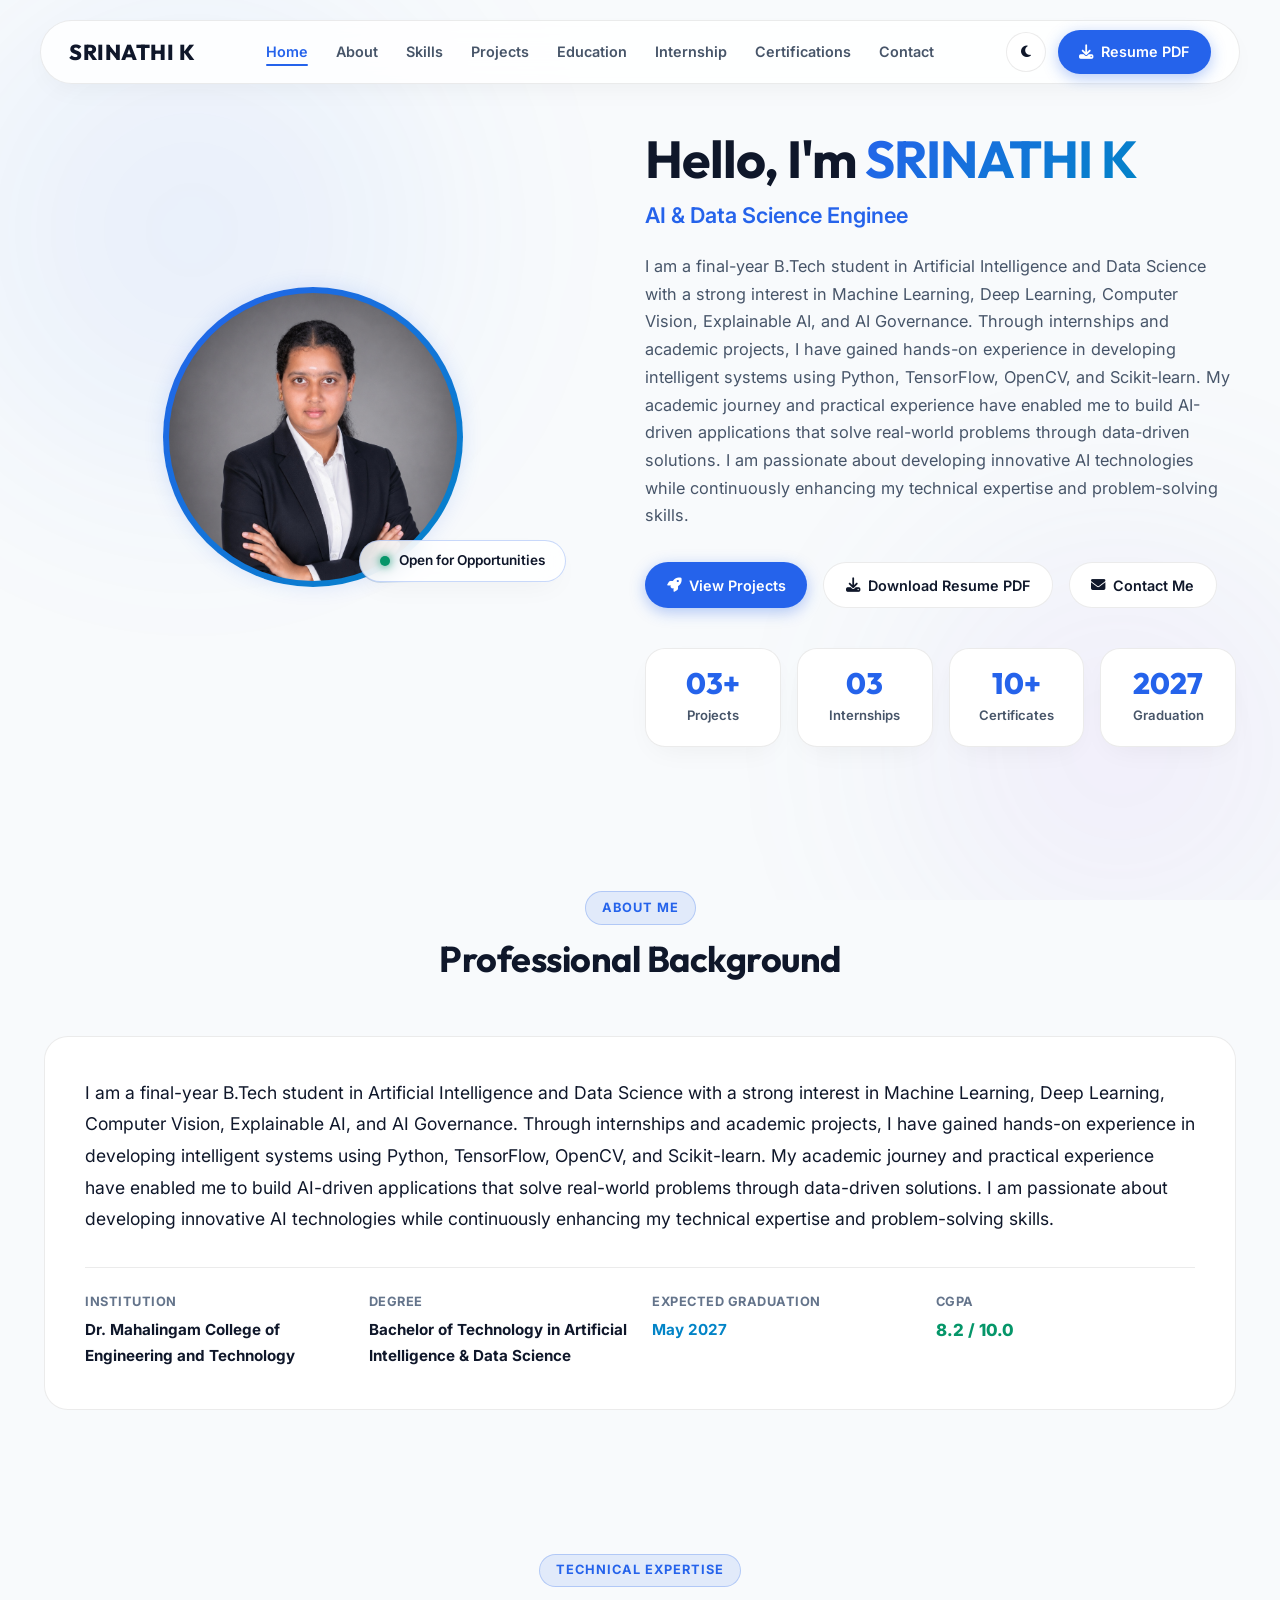
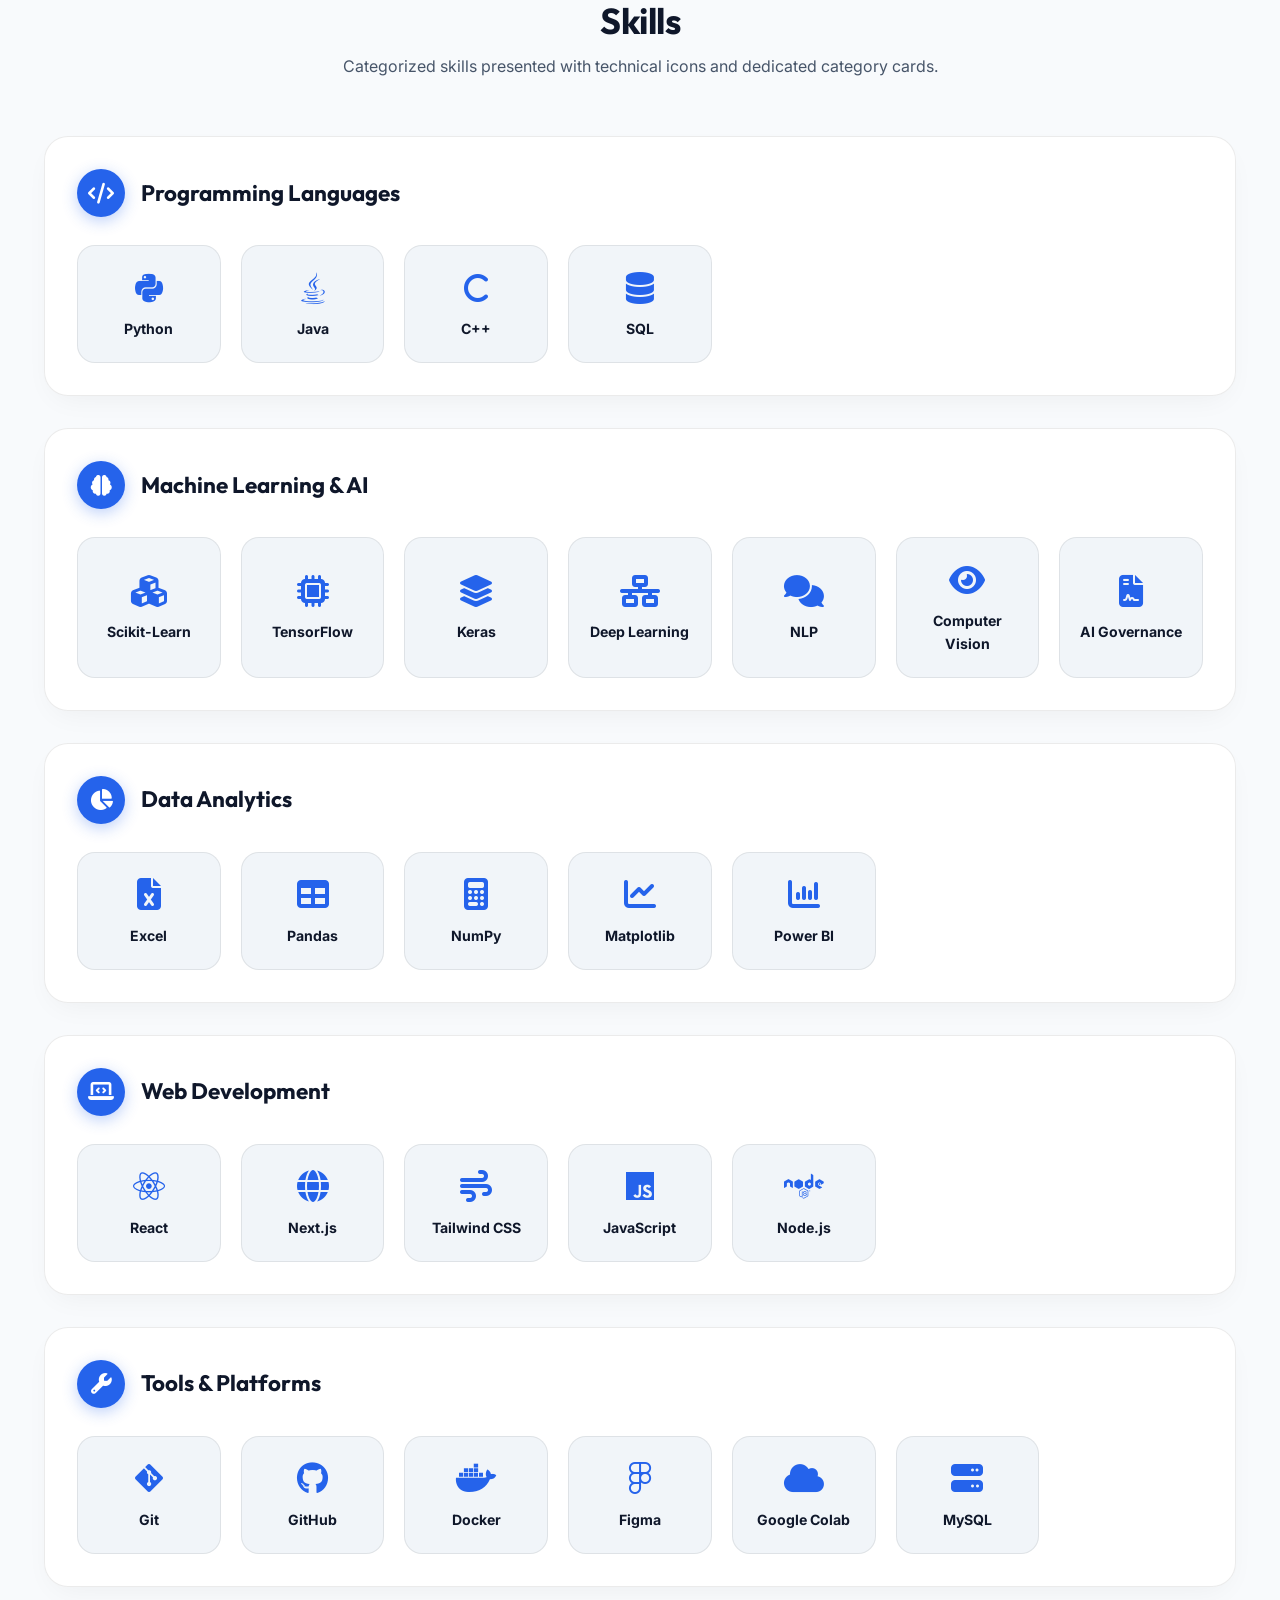
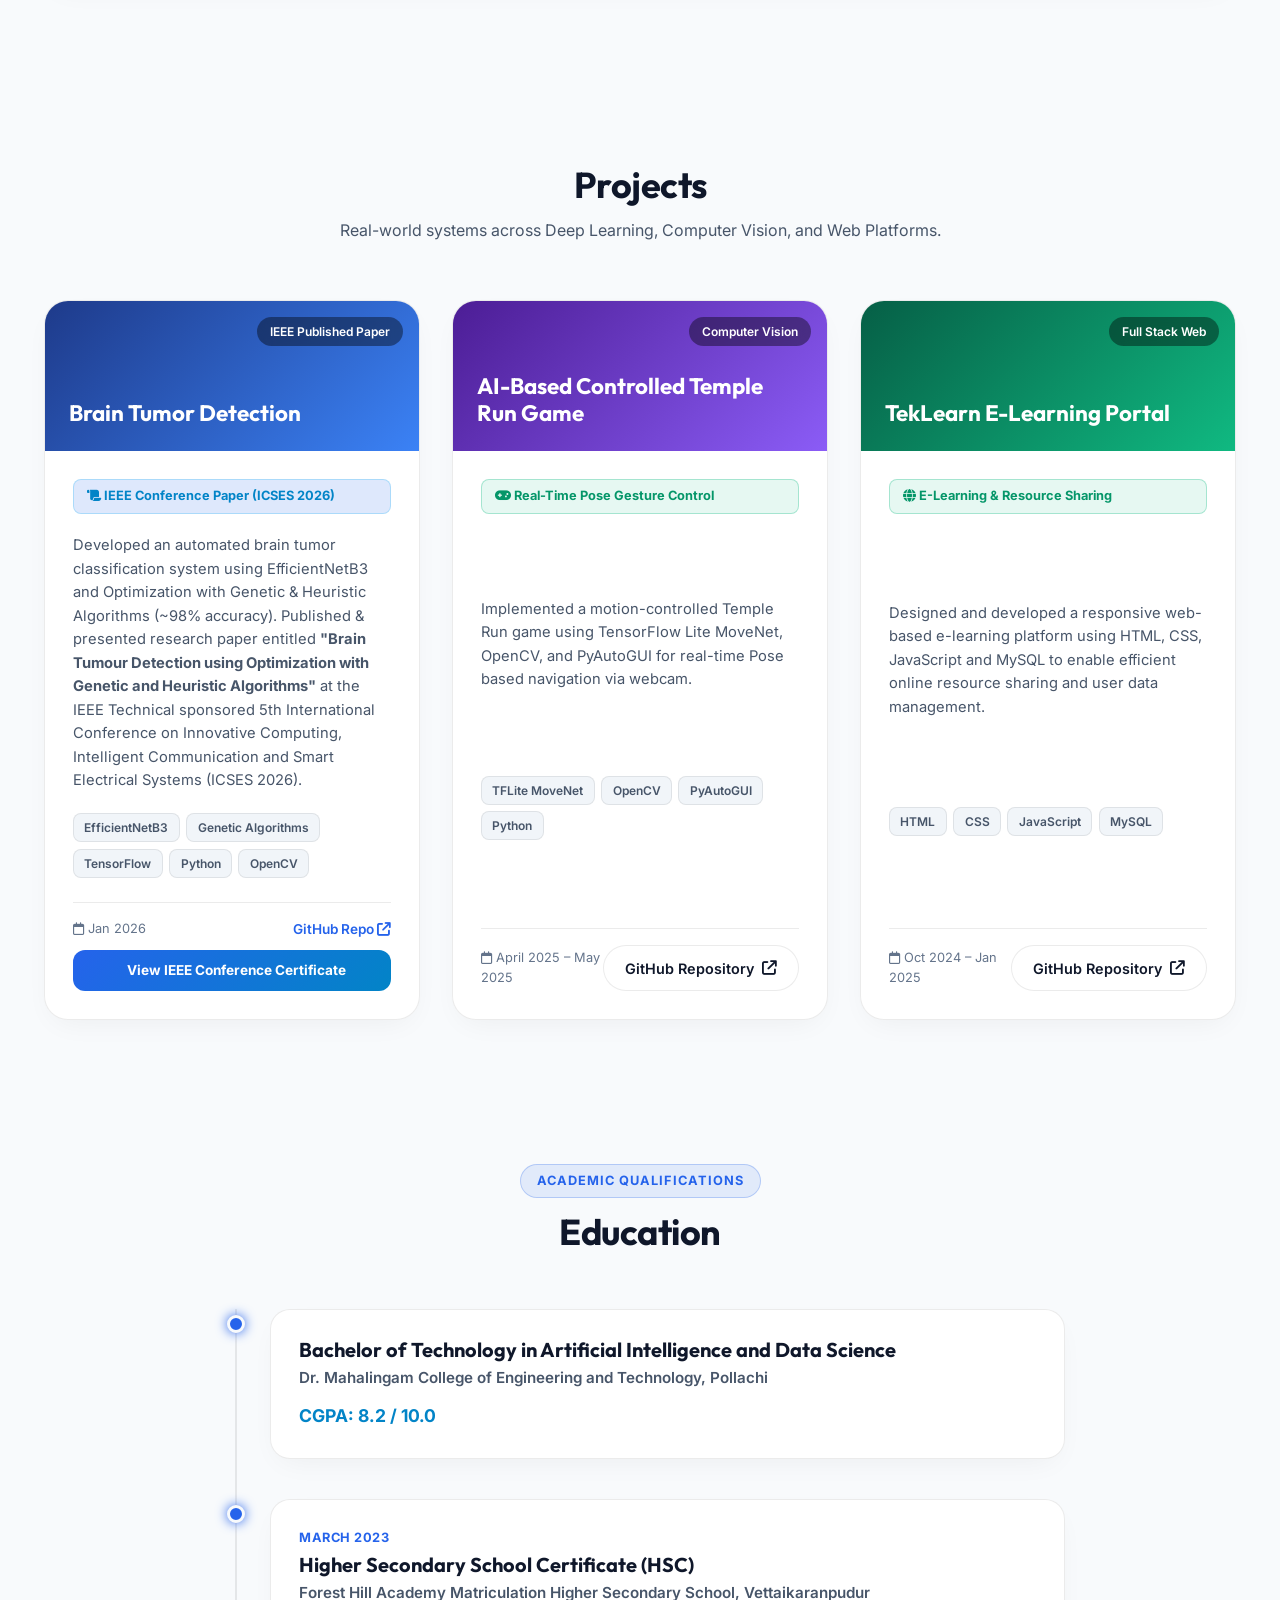
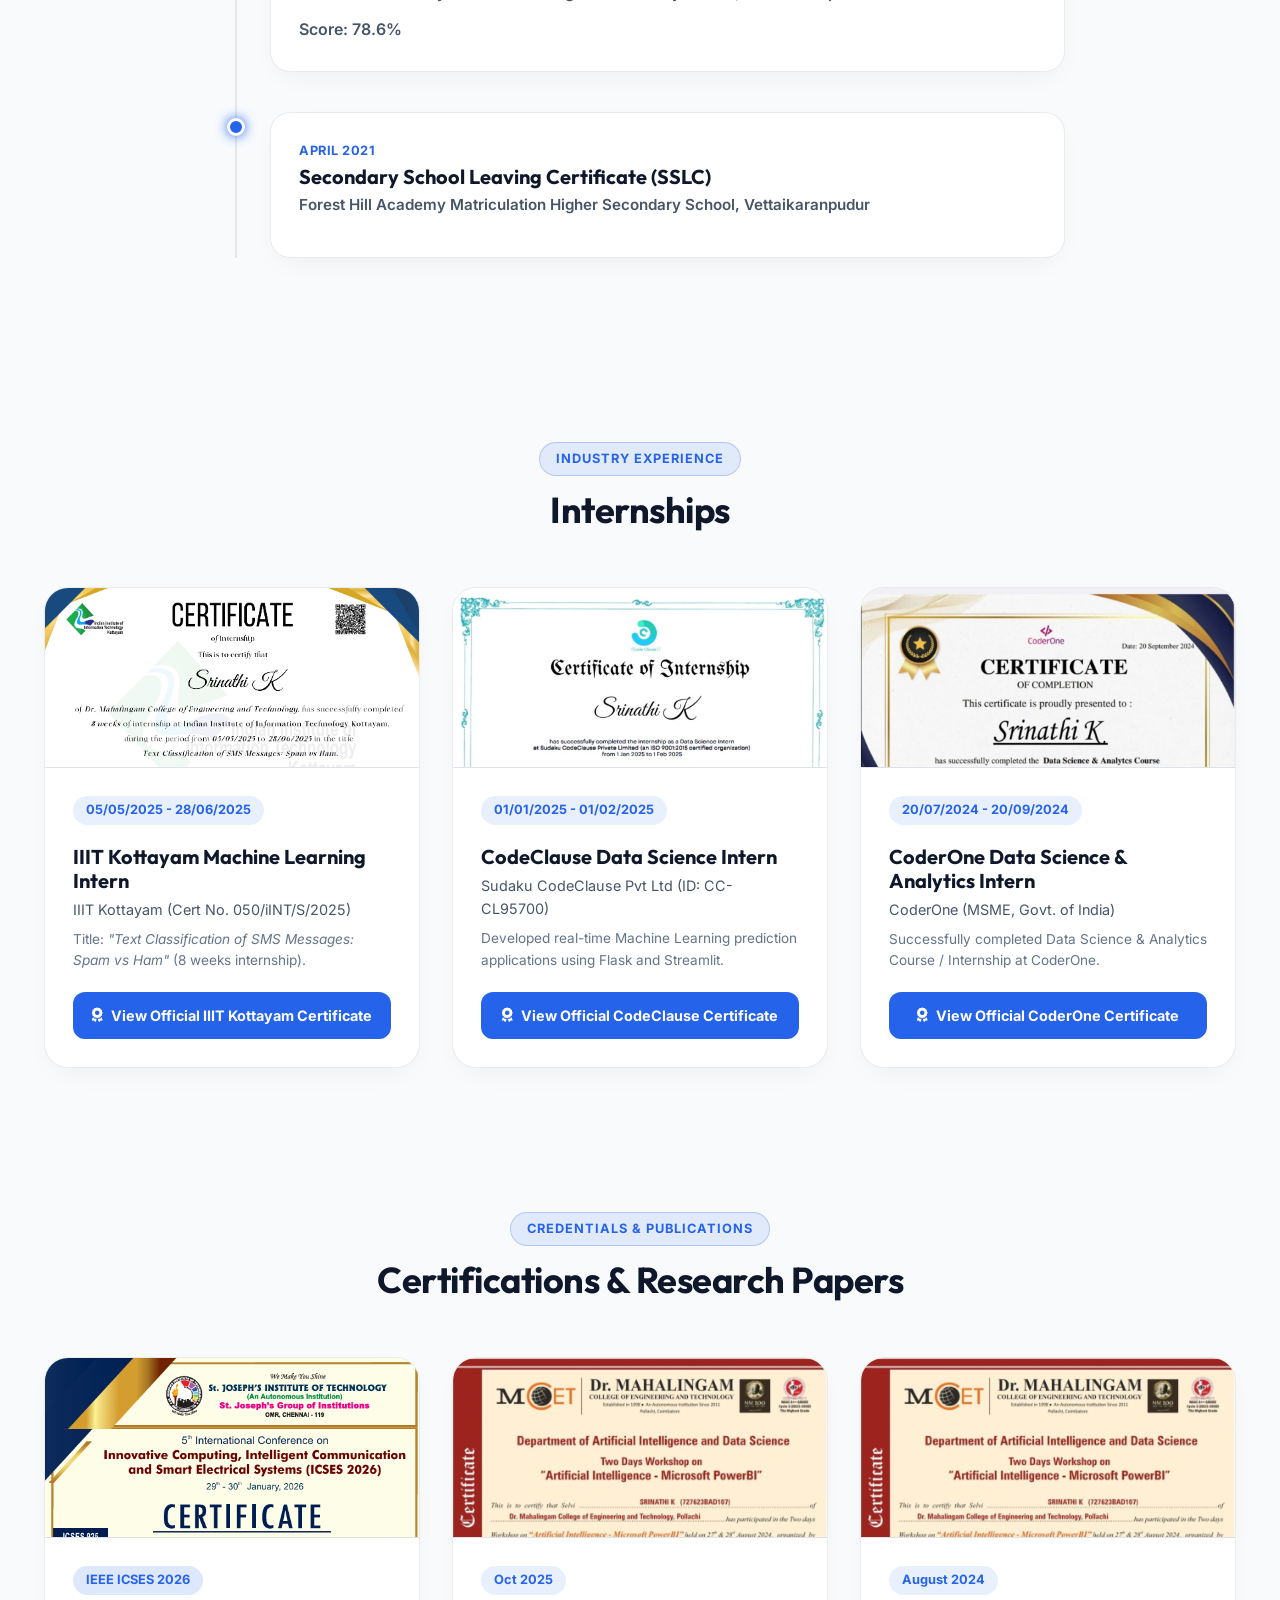
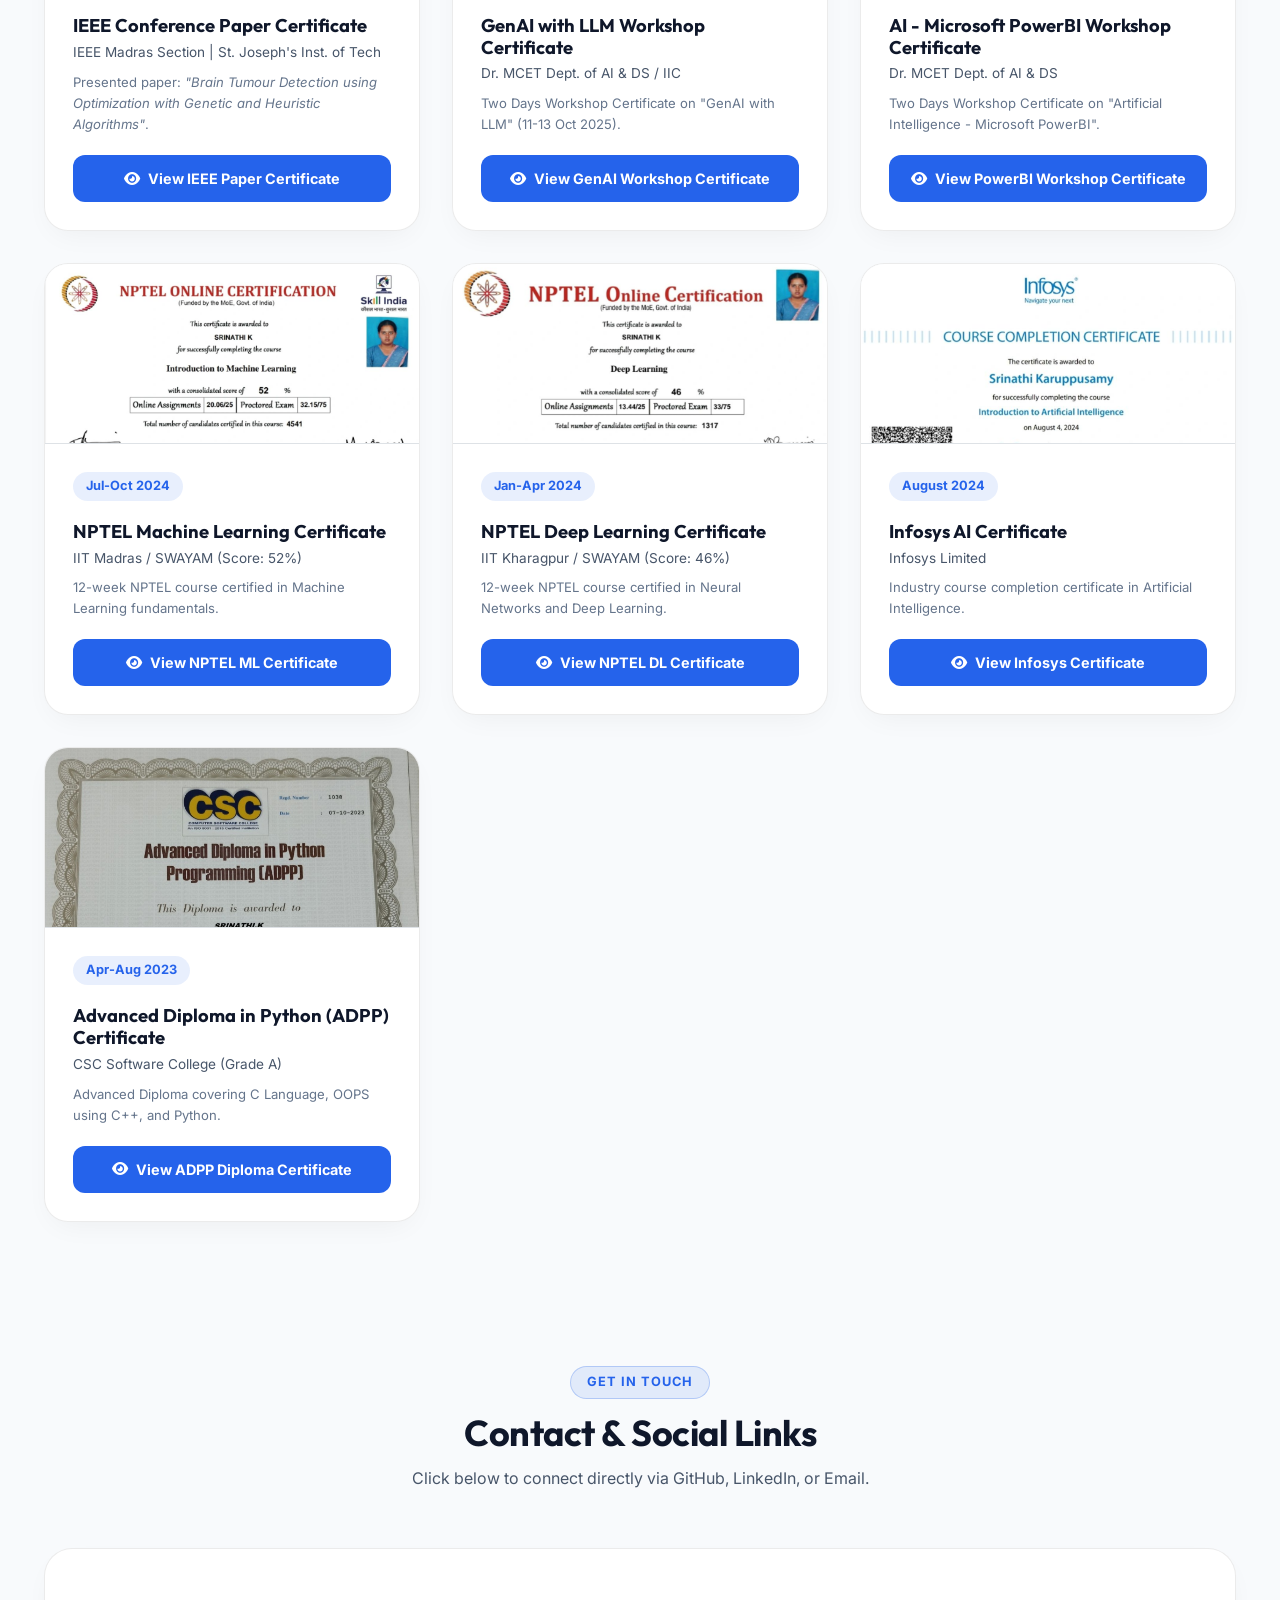
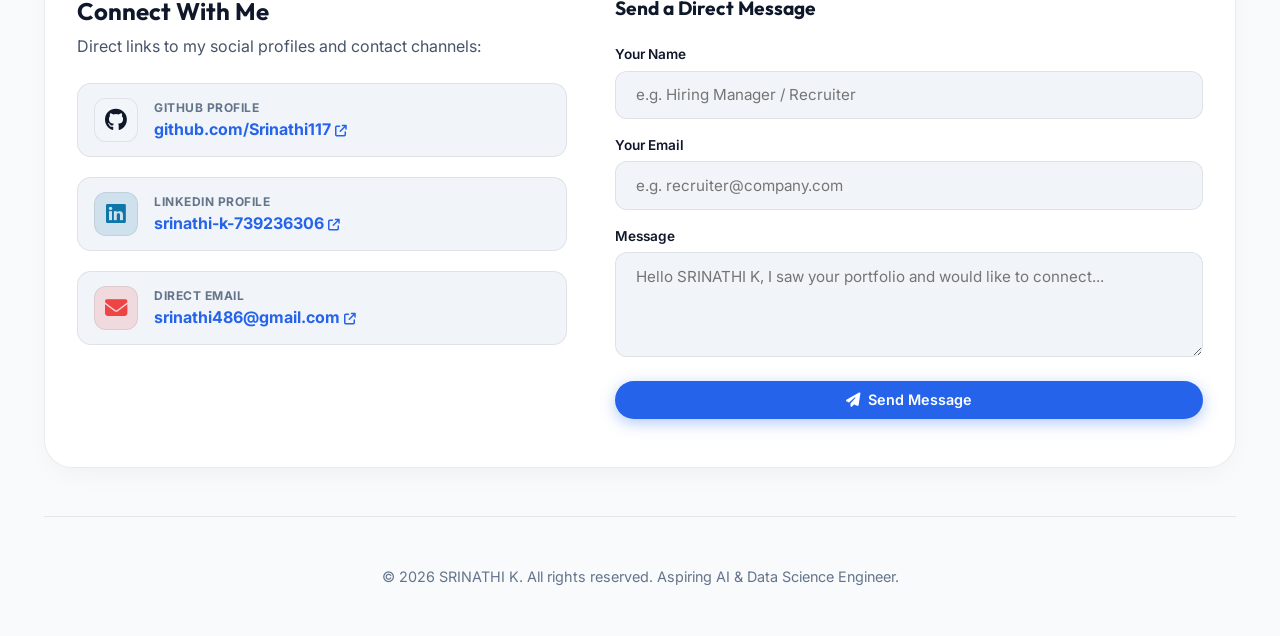
<file: index.html>
<!DOCTYPE html>
<html lang="en" data-theme="dark">
<head>
    <meta charset="UTF-8">
    <meta name="viewport" content="width=device-width, initial-scale=1.0">
    
    <!-- Primary Meta Tags -->
    <title>SRINATHI K | AI & Data Science Engineer Portfolio</title>
    <meta name="title" content="SRINATHI K | AI & Data Science Engineer Portfolio">
    <meta name="description" content="I am a final-year B.Tech student in Artificial Intelligence and Data Science with a strong interest in Machine Learning, Deep Learning, Computer Vision, Explainable AI, and AI Governance.">
    <meta name="author" content="SRINATHI K">
    
    <!-- Open Graph / Facebook -->
    <meta property="og:type" content="website">
    <meta property="og:title" content="SRINATHI K | Personal Portfolio">
    <meta property="og:description" content="Final-year B.Tech student in Artificial Intelligence and Data Science @ Dr. MCET">
    <meta property="og:image" content="profile.jpg">

    <!-- Google Fonts & Icons -->
    <link rel="preconnect" href="https://fonts.googleapis.com">
    <link rel="preconnect" href="https://fonts.gstatic.com" crossorigin>
    <link href="https://fonts.googleapis.com/css2?family=Inter:wght@300;400;500;600;700&family=Outfit:wght@500;600;700;800&display=swap" rel="stylesheet">
    <link rel="stylesheet" href="https://cdnjs.cloudflare.com/ajax/libs/font-awesome/6.4.0/css/all.min.css">
    
    <!-- CSS Stylesheet -->
    <link rel="stylesheet" href="style.css">
</head>
<body>
    <!-- Glowing Ambient Orbs Background -->
    <div class="bg-ambient">
        <div class="orb orb-1"></div>
        <div class="orb orb-2"></div>
    </div>

    <!-- App Container -->
    <div class="app-container">
        
        <!-- Sticky Navigation Bar -->
        <header>
            <nav class="navbar" id="navbar">
                <a href="#hero" class="nav-brand">
                    <span>SRINATHI K</span>
                </a>
                <ul class="nav-links">
                    <li><a href="#hero" class="nav-link active">Home</a></li>
                    <li><a href="#about" class="nav-link">About</a></li>
                    <li><a href="#skills" class="nav-link">Skills</a></li>
                    <li><a href="#projects" class="nav-link">Projects</a></li>
                    <li><a href="#education" class="nav-link">Education</a></li>
                    <li><a href="#internship" class="nav-link">Internship</a></li>
                    <li><a href="#certifications" class="nav-link">Certifications</a></li>
                    <li><a href="#contact" class="nav-link">Contact</a></li>
                </ul>
                <div class="nav-actions">
                    <button class="btn-icon" id="themeToggleBtn" aria-label="Toggle Theme">
                        <i class="fa-solid fa-sun"></i>
                    </button>
                    <a href="Srinathi_K_Resume.pdf" download="Srinathi_K_Resume.pdf" class="btn btn-primary btn-sm">
                        <i class="fa-solid fa-download"></i> Resume PDF
                    </a>
                </div>
            </nav>
        </header>

        <main>
            <!-- 1. HOME SECTION -->
            <section id="hero" class="hero-section">
                <div class="hero-grid">
                    <!-- CIRCLE PROFILE PHOTO AVATAR -->
                    <div class="hero-profile-container">
                        <div class="hero-avatar-frame">
                            <img src="profile.jpg" alt="SRINATHI K" class="hero-avatar-img">
                        </div>
                        <div class="hero-badge">
                            <div class="pulse-dot"></div>
                            <span style="font-size: 0.85rem; font-weight: 600;">Open for Opportunities</span>
                        </div>
                    </div>
                    
                    <div class="hero-content">
                        <h1>Hello, I'm <span class="gradient-text">SRINATHI K</span></h1>
                        <div class="hero-subtitle-line">
                            <span id="typewriterText"></span>
                        </div>
                        <p class="hero-bio">
                            I am a final-year B.Tech student in Artificial Intelligence and Data Science with a strong interest in Machine Learning, Deep Learning, Computer Vision, Explainable AI, and AI Governance. Through internships and academic projects, I have gained hands-on experience in developing intelligent systems using Python, TensorFlow, OpenCV, and Scikit-learn. My academic journey and practical experience have enabled me to build AI-driven applications that solve real-world problems through data-driven solutions. I am passionate about developing innovative AI technologies while continuously enhancing my technical expertise and problem-solving skills.
                        </p>
                        
                        <div class="hero-actions">
                            <a href="#projects" class="btn btn-primary">
                                <i class="fa-solid fa-rocket"></i> View Projects
                            </a>
                            <a href="Srinathi_K_Resume.pdf" download="Srinathi_K_Resume.pdf" class="btn btn-secondary">
                                <i class="fa-solid fa-download"></i> Download Resume PDF
                            </a>
                            <a href="#contact" class="btn btn-secondary">
                                <i class="fa-solid fa-envelope"></i> Contact Me
                            </a>
                        </div>

                        <!-- HERO STATS CARDS -->
                        <div class="hero-stats-row">
                            <div class="stat-box">
                                <div class="stat-number">03+</div>
                                <div class="stat-label">Projects</div>
                            </div>
                            <div class="stat-box">
                                <div class="stat-number">03</div>
                                <div class="stat-label">Internships</div>
                            </div>
                            <div class="stat-box">
                                <div class="stat-number">10+</div>
                                <div class="stat-label">Certificates</div>
                            </div>
                            <div class="stat-box">
                                <div class="stat-number">2027</div>
                                <div class="stat-label">Graduation</div>
                            </div>
                        </div>
                    </div>
                </div>
            </section>

            <!-- 2. ABOUT SECTION -->
            <section id="about">
                <div class="section-header">
                    <span class="section-tag">About Me</span>
                    <h2 class="section-title">Professional Background</h2>
                </div>
                
                <div style="background: var(--bg-card); border: 1px solid var(--border-color); border-radius: 24px; padding: 2.5rem; backdrop-filter: blur(12px);">
                    <p style="font-size: 1.1rem; line-height: 1.8; color: var(--text-primary); margin-bottom: 2rem;">
                        I am a final-year B.Tech student in Artificial Intelligence and Data Science with a strong interest in Machine Learning, Deep Learning, Computer Vision, Explainable AI, and AI Governance. Through internships and academic projects, I have gained hands-on experience in developing intelligent systems using Python, TensorFlow, OpenCV, and Scikit-learn. My academic journey and practical experience have enabled me to build AI-driven applications that solve real-world problems through data-driven solutions. I am passionate about developing innovative AI technologies while continuously enhancing my technical expertise and problem-solving skills.
                    </p>
                    
                    <div style="display: grid; grid-template-columns: repeat(auto-fit, minmax(220px, 1fr)); gap: 1.5rem; border-top: 1px solid var(--border-color); padding-top: 1.5rem;">
                        <div>
                            <span style="color: var(--text-muted); font-size: 0.8rem; font-weight: 700; letter-spacing: 0.5px; text-transform: uppercase; display: block; margin-bottom: 0.3rem;">INSTITUTION</span>
                            <span style="font-weight: 700; color: var(--text-primary); font-size: 0.95rem;">Dr. Mahalingam College of Engineering and Technology</span>
                        </div>
                        <div>
                            <span style="color: var(--text-muted); font-size: 0.8rem; font-weight: 700; letter-spacing: 0.5px; text-transform: uppercase; display: block; margin-bottom: 0.3rem;">DEGREE</span>
                            <span style="font-weight: 700; color: var(--text-primary); font-size: 0.95rem;">Bachelor of Technology in Artificial Intelligence & Data Science</span>
                        </div>
                        <div>
                            <span style="color: var(--text-muted); font-size: 0.8rem; font-weight: 700; letter-spacing: 0.5px; text-transform: uppercase; display: block; margin-bottom: 0.3rem;">EXPECTED GRADUATION</span>
                            <span style="font-weight: 700; color: var(--accent-cyan); font-size: 0.95rem;">May 2027</span>
                        </div>
                        <div>
                            <span style="color: var(--text-muted); font-size: 0.8rem; font-weight: 700; letter-spacing: 0.5px; text-transform: uppercase; display: block; margin-bottom: 0.3rem;">CGPA</span>
                            <span style="font-weight: 800; color: var(--accent-emerald); font-size: 1.05rem;">8.2 / 10.0</span>
                        </div>
                    </div>
                </div>
            </section>

            <!-- 3. SKILLS SECTION -->
            <section id="skills">
                <div class="section-header">
                    <span class="section-tag">Technical Expertise</span>
                    <h2 class="section-title">Skills</h2>
                    <p class="section-subtitle">Categorized skills presented with technical icons and dedicated category cards.</p>
                </div>

                <!-- 1. Programming Languages -->
                <div class="skills-category-card">
                    <div class="skills-category-header">
                        <div class="category-icon-badge"><i class="fa-solid fa-code"></i></div>
                        <h3 class="category-title">Programming Languages</h3>
                    </div>
                    <div class="skills-item-grid">
                        <div class="skill-square-card">
                            <div class="skill-icon-wrap"><i class="fa-brands fa-python"></i></div>
                            <span class="skill-name-label">Python</span>
                        </div>
                        <div class="skill-square-card">
                            <div class="skill-icon-wrap"><i class="fa-brands fa-java"></i></div>
                            <span class="skill-name-label">Java</span>
                        </div>
                        <div class="skill-square-card">
                            <div class="skill-icon-wrap"><i class="fa-solid fa-c"></i></div>
                            <span class="skill-name-label">C++</span>
                        </div>
                        <div class="skill-square-card">
                            <div class="skill-icon-wrap"><i class="fa-solid fa-database"></i></div>
                            <span class="skill-name-label">SQL</span>
                        </div>
                    </div>
                </div>

                <!-- 2. Machine Learning & AI -->
                <div class="skills-category-card">
                    <div class="skills-category-header">
                        <div class="category-icon-badge"><i class="fa-solid fa-brain"></i></div>
                        <h3 class="category-title">Machine Learning & AI</h3>
                    </div>
                    <div class="skills-item-grid">
                        <div class="skill-square-card">
                            <div class="skill-icon-wrap"><i class="fa-solid fa-cubes"></i></div>
                            <span class="skill-name-label">Scikit-Learn</span>
                        </div>
                        <div class="skill-square-card">
                            <div class="skill-icon-wrap"><i class="fa-solid fa-microchip"></i></div>
                            <span class="skill-name-label">TensorFlow</span>
                        </div>
                        <div class="skill-square-card">
                            <div class="skill-icon-wrap"><i class="fa-solid fa-layer-group"></i></div>
                            <span class="skill-name-label">Keras</span>
                        </div>
                        <div class="skill-square-card">
                            <div class="skill-icon-wrap"><i class="fa-solid fa-network-wired"></i></div>
                            <span class="skill-name-label">Deep Learning</span>
                        </div>
                        <div class="skill-square-card">
                            <div class="skill-icon-wrap"><i class="fa-solid fa-comments"></i></div>
                            <span class="skill-name-label">NLP</span>
                        </div>
                        <div class="skill-square-card">
                            <div class="skill-icon-wrap"><i class="fa-solid fa-eye"></i></div>
                            <span class="skill-name-label">Computer Vision</span>
                        </div>
                        <div class="skill-square-card">
                            <div class="skill-icon-wrap"><i class="fa-solid fa-file-contract"></i></div>
                            <span class="skill-name-label">AI Governance</span>
                        </div>
                    </div>
                </div>

                <!-- 3. Data Analytics -->
                <div class="skills-category-card">
                    <div class="skills-category-header">
                        <div class="category-icon-badge"><i class="fa-solid fa-chart-pie"></i></div>
                        <h3 class="category-title">Data Analytics</h3>
                    </div>
                    <div class="skills-item-grid">
                        <div class="skill-square-card">
                            <div class="skill-icon-wrap"><i class="fa-solid fa-file-excel"></i></div>
                            <span class="skill-name-label">Excel</span>
                        </div>
                        <div class="skill-square-card">
                            <div class="skill-icon-wrap"><i class="fa-solid fa-table"></i></div>
                            <span class="skill-name-label">Pandas</span>
                        </div>
                        <div class="skill-square-card">
                            <div class="skill-icon-wrap"><i class="fa-solid fa-calculator"></i></div>
                            <span class="skill-name-label">NumPy</span>
                        </div>
                        <div class="skill-square-card">
                            <div class="skill-icon-wrap"><i class="fa-solid fa-chart-line"></i></div>
                            <span class="skill-name-label">Matplotlib</span>
                        </div>
                        <div class="skill-square-card">
                            <div class="skill-icon-wrap"><i class="fa-solid fa-chart-column"></i></div>
                            <span class="skill-name-label">Power BI</span>
                        </div>
                    </div>
                </div>

                <!-- 4. Web Development -->
                <div class="skills-category-card">
                    <div class="skills-category-header">
                        <div class="category-icon-badge"><i class="fa-solid fa-laptop-code"></i></div>
                        <h3 class="category-title">Web Development</h3>
                    </div>
                    <div class="skills-item-grid">
                        <div class="skill-square-card">
                            <div class="skill-icon-wrap"><i class="fa-brands fa-react"></i></div>
                            <span class="skill-name-label">React</span>
                        </div>
                        <div class="skill-square-card">
                            <div class="skill-icon-wrap"><i class="fa-solid fa-globe"></i></div>
                            <span class="skill-name-label">Next.js</span>
                        </div>
                        <div class="skill-square-card">
                            <div class="skill-icon-wrap"><i class="fa-solid fa-wind"></i></div>
                            <span class="skill-name-label">Tailwind CSS</span>
                        </div>
                        <div class="skill-square-card">
                            <div class="skill-icon-wrap"><i class="fa-brands fa-js"></i></div>
                            <span class="skill-name-label">JavaScript</span>
                        </div>
                        <div class="skill-square-card">
                            <div class="skill-icon-wrap"><i class="fa-brands fa-node"></i></div>
                            <span class="skill-name-label">Node.js</span>
                        </div>
                    </div>
                </div>

                <!-- 5. Tools & Platforms -->
                <div class="skills-category-card">
                    <div class="skills-category-header">
                        <div class="category-icon-badge"><i class="fa-solid fa-wrench"></i></div>
                        <h3 class="category-title">Tools & Platforms</h3>
                    </div>
                    <div class="skills-item-grid">
                        <div class="skill-square-card">
                            <div class="skill-icon-wrap"><i class="fa-brands fa-git-alt"></i></div>
                            <span class="skill-name-label">Git</span>
                        </div>
                        <div class="skill-square-card">
                            <div class="skill-icon-wrap"><i class="fa-brands fa-github"></i></div>
                            <span class="skill-name-label">GitHub</span>
                        </div>
                        <div class="skill-square-card">
                            <div class="skill-icon-wrap"><i class="fa-brands fa-docker"></i></div>
                            <span class="skill-name-label">Docker</span>
                        </div>
                        <div class="skill-square-card">
                            <div class="skill-icon-wrap"><i class="fa-brands fa-figma"></i></div>
                            <span class="skill-name-label">Figma</span>
                        </div>
                        <div class="skill-square-card">
                            <div class="skill-icon-wrap"><i class="fa-solid fa-cloud"></i></div>
                            <span class="skill-name-label">Google Colab</span>
                        </div>
                        <div class="skill-square-card">
                            <div class="skill-icon-wrap"><i class="fa-solid fa-server"></i></div>
                            <span class="skill-name-label">MySQL</span>
                        </div>
                    </div>
                </div>
            </section>

            <!-- 4. PROJECTS SECTION -->
            <section id="projects">
                <div class="section-header">
                    <h2 class="section-title">Projects</h2>
                    <p class="section-subtitle">Real-world systems across Deep Learning, Computer Vision, and Web Platforms.</p>
                </div>

                <div class="projects-grid">
                    <!-- Project 1: Brain Tumor Detection (IEEE Paper Highlight) -->
                    <div class="project-card">
                        <div class="project-header-bg" style="background: linear-gradient(135deg, #1e3a8a 0%, #3b82f6 100%);">
                            <span class="project-cat-badge">IEEE Published Paper</span>
                            <h3 style="color: white; font-size: 1.4rem;">Brain Tumor Detection</h3>
                        </div>
                        <div class="project-body">
                            <span class="project-metric" style="background: rgba(37,99,235,0.15); color: var(--accent-cyan); border-color: rgba(56,189,248,0.3);"><i class="fa-solid fa-scroll"></i> IEEE Conference Paper (ICSES 2026)</span>
                            <p class="project-desc">
                                Developed an automated brain tumor classification system using EfficientNetB3 and Optimization with Genetic & Heuristic Algorithms (~98% accuracy). Published & presented research paper entitled <b>"Brain Tumour Detection using Optimization with Genetic and Heuristic Algorithms"</b> at the IEEE Technical sponsored 5th International Conference on Innovative Computing, Intelligent Communication and Smart Electrical Systems (ICSES 2026).
                            </p>
                            <div class="project-tech">
                                <span class="project-tech-tag">EfficientNetB3</span>
                                <span class="project-tech-tag">Genetic Algorithms</span>
                                <span class="project-tech-tag">TensorFlow</span>
                                <span class="project-tech-tag">Python</span>
                                <span class="project-tech-tag">OpenCV</span>
                            </div>
                            <div style="display: flex; flex-direction: column; gap: 0.6rem; padding-top: 1rem; border-top: 1px solid var(--border-color);">
                                <div style="display: flex; justify-content: space-between; align-items: center;">
                                    <span style="font-size: 0.8rem; color: var(--text-muted);"><i class="fa-regular fa-calendar"></i> Jan 2026</span>
                                    <a href="https://github.com/Srinathi117" target="_blank" style="font-size: 0.85rem; font-weight: 600; color: var(--accent-blue);">GitHub Repo <i class="fa-solid fa-arrow-up-right-from-square"></i></a>
                                </div>
                                <a href="certificates/cert_ieee_conference.png" target="_blank" class="view-cert-btn" style="background: var(--gradient-primary); font-size: 0.85rem; padding: 0.6rem;">
                                    <i class="fa-solid fa-file-certificate"></i> View IEEE Conference Certificate
                                </a>
                            </div>
                        </div>
                    </div>

                    <!-- Project 2 -->
                    <div class="project-card">
                        <div class="project-header-bg" style="background: linear-gradient(135deg, #4c1d95 0%, #8b5cf6 100%);">
                            <span class="project-cat-badge">Computer Vision</span>
                            <h3 style="color: white; font-size: 1.4rem;">AI-Based Controlled Temple Run Game</h3>
                        </div>
                        <div class="project-body">
                            <span class="project-metric"><i class="fa-solid fa-gamepad"></i> Real-Time Pose Gesture Control</span>
                            <p class="project-desc">
                                Implemented a motion-controlled Temple Run game using TensorFlow Lite MoveNet, OpenCV, and PyAutoGUI for real-time Pose based navigation via webcam.
                            </p>
                            <div class="project-tech">
                                <span class="project-tech-tag">TFLite MoveNet</span>
                                <span class="project-tech-tag">OpenCV</span>
                                <span class="project-tech-tag">PyAutoGUI</span>
                                <span class="project-tech-tag">Python</span>
                            </div>
                            <div style="display: flex; justify-content: space-between; align-items: center; padding-top: 1rem; border-top: 1px solid var(--border-color);">
                                <span style="font-size: 0.8rem; color: var(--text-muted);"><i class="fa-regular fa-calendar"></i> April 2025 – May 2025</span>
                                <a href="https://github.com/Srinathi117" target="_blank" class="btn btn-secondary btn-sm">GitHub Repository <i class="fa-solid fa-arrow-up-right-from-square"></i></a>
                            </div>
                        </div>
                    </div>

                    <!-- Project 3 -->
                    <div class="project-card">
                        <div class="project-header-bg" style="background: linear-gradient(135deg, #065f46 0%, #10b981 100%);">
                            <span class="project-cat-badge">Full Stack Web</span>
                            <h3 style="color: white; font-size: 1.4rem;">TekLearn E-Learning Portal</h3>
                        </div>
                        <div class="project-body">
                            <span class="project-metric"><i class="fa-solid fa-globe"></i> E-Learning & Resource Sharing</span>
                            <p class="project-desc">
                                Designed and developed a responsive web-based e-learning platform using HTML, CSS, JavaScript and MySQL to enable efficient online resource sharing and user data management.
                            </p>
                            <div class="project-tech">
                                <span class="project-tech-tag">HTML</span>
                                <span class="project-tech-tag">CSS</span>
                                <span class="project-tech-tag">JavaScript</span>
                                <span class="project-tech-tag">MySQL</span>
                            </div>
                            <div style="display: flex; justify-content: space-between; align-items: center; padding-top: 1rem; border-top: 1px solid var(--border-color);">
                                <span style="font-size: 0.8rem; color: var(--text-muted);"><i class="fa-regular fa-calendar"></i> Oct 2024 – Jan 2025</span>
                                <a href="https://github.com/Srinathi117" target="_blank" class="btn btn-secondary btn-sm">GitHub Repository <i class="fa-solid fa-arrow-up-right-from-square"></i></a>
                            </div>
                        </div>
                    </div>
                </div>
            </section>

            <!-- 5. EDUCATION SECTION -->
            <section id="education">
                <div class="section-header">
                    <span class="section-tag">Academic Qualifications</span>
                    <h2 class="section-title">Education</h2>
                </div>

                <div class="timeline-container">
                    <div class="timeline-item">
                        <div class="timeline-dot"></div>
                        <div class="timeline-content">
                            
                            <h3 class="timeline-role">Bachelor of Technology in Artificial Intelligence and Data Science</h3>
                            <div class="timeline-org">Dr. Mahalingam College of Engineering and Technology, Pollachi</div>
                            <p style="color: var(--accent-cyan); font-weight: 700; font-size: 1.1rem; margin-top: 0.5rem;">CGPA: 8.2 / 10.0</p>
                        </div>
                    </div>

                    <div class="timeline-item">
                        <div class="timeline-dot"></div>
                        <div class="timeline-content">
                            <div class="timeline-date">March 2023</div>
                            <h3 class="timeline-role">Higher Secondary School Certificate (HSC)</h3>
                            <div class="timeline-org">Forest Hill Academy Matriculation Higher Secondary School, Vettaikaranpudur</div>
                            <p style="color: var(--text-secondary); font-weight: 600; margin-top: 0.25rem;">Score: 78.6%</p>
                        </div>
                    </div>

                    <div class="timeline-item">
                        <div class="timeline-dot"></div>
                        <div class="timeline-content">
                            <div class="timeline-date">April 2021</div>
                            <h3 class="timeline-role">Secondary School Leaving Certificate (SSLC)</h3>
                            <div class="timeline-org">Forest Hill Academy Matriculation Higher Secondary School, Vettaikaranpudur</div>
                        </div>
                    </div>
                </div>
            </section>

            <!-- 6. INTERNSHIP SECTION (3 INTERNSHIPS WITH EMBEDDED CERTIFICATE HEADERS) -->
            <section id="internship">
                <div class="section-header">
                    <span class="section-tag">Industry Experience</span>
                    <h2 class="section-title">Internships</h2>
                </div>

                <div class="cert-card-grid">
                    <!-- Internship 1: IIIT Kottayam Machine Learning Intern -->
                    <div class="cert-card">
                        <div class="cert-card-header">
                            <img src="certificates/cert_iiit_kottayam.png" alt="IIIT Kottayam Internship Certificate" class="cert-card-img">
                        </div>
                        <div class="cert-card-body">
                            <span class="year-pill">05/05/2025 - 28/06/2025</span>
                            <h3 style="font-size: 1.25rem; margin-bottom: 0.3rem;">IIIT Kottayam Machine Learning Intern</h3>
                            <p style="color: var(--text-secondary); font-size: 0.9rem; margin-bottom: 0.5rem;">IIIT Kottayam (Cert No. 050/iINT/S/2025)</p>
                            <p style="color: var(--text-muted); font-size: 0.85rem; margin-bottom: 1.25rem;">Title: <i>"Text Classification of SMS Messages: Spam vs Ham"</i> (8 weeks internship).</p>
                            <a href="certificates/cert_iiit_kottayam.png" target="_blank" class="view-cert-btn">
                                <i class="fa-solid fa-award"></i> View Official IIIT Kottayam Certificate
                            </a>
                        </div>
                    </div>
                    

                    <!-- Internship 2: CodeClause Data Science Intern -->
                    <div class="cert-card">
                        <div class="cert-card-header">
                            <img src="certificates/cert_codeclause.png" alt="CodeClause Internship Certificate" class="cert-card-img">
                        </div>
                        <div class="cert-card-body">
                            <span class="year-pill">01/01/2025 - 01/02/2025</span>
                            <h3 style="font-size: 1.25rem; margin-bottom: 0.3rem;">CodeClause Data Science Intern</h3>
                            <p style="color: var(--text-secondary); font-size: 0.9rem; margin-bottom: 0.5rem;">Sudaku CodeClause Pvt Ltd (ID: CC-CL95700)</p>
                            <p style="color: var(--text-muted); font-size: 0.85rem; margin-bottom: 1.25rem;">Developed real-time Machine Learning prediction applications using Flask and Streamlit.</p>
                            <a href="certificates/cert_codeclause.png" target="_blank" class="view-cert-btn">
                                <i class="fa-solid fa-award"></i> View Official CodeClause Certificate
                            </a>
                        </div>
                    </div>

                    <!-- Internship 3: CoderOne Data Science & Analytics Intern -->
                    <div class="cert-card">
                        <div class="cert-card-header">
                            <img src="certificates/cert_coderone.png" alt="CoderOne Internship Certificate" class="cert-card-img">
                        </div>
                        <div class="cert-card-body">
                            <span class="year-pill">20/07/2024 - 20/09/2024</span>
                            <h3 style="font-size: 1.25rem; margin-bottom: 0.3rem;">CoderOne Data Science & Analytics Intern</h3>
                            <p style="color: var(--text-secondary); font-size: 0.9rem; margin-bottom: 0.5rem;">CoderOne (MSME, Govt. of India)</p>
                            <p style="color: var(--text-muted); font-size: 0.85rem; margin-bottom: 1.25rem;">Successfully completed Data Science & Analytics Course / Internship at CoderOne.</p>
                            <a href="certificates/cert_coderone.png" target="_blank" class="view-cert-btn">
                                <i class="fa-solid fa-award"></i> View Official CoderOne Certificate
                            </a>
                        </div>
                    </div>
                </div>
                </section>

            <!-- 7. CERTIFICATIONS & RESEARCH PUBLICATIONS SECTION (ALL CERTIFICATES WITH EMBEDDED PREVIEWS) -->
            <section id="certifications">
                <div class="section-header">
                    <span class="section-tag">Credentials & Publications</span>
                    <h2 class="section-title">Certifications & Research Papers</h2>
                </div>

                <div class="cert-card-grid">
                    <!-- Certificate 1: IEEE Conference Paper Certificate -->
                    <div class="cert-card">
                        <div class="cert-card-header">
                            <img src="certificates/cert_ieee_conference.png" alt="IEEE Conference Certificate" class="cert-card-img">
                        </div>
                        <div class="cert-card-body">
                            <span class="year-pill" style="background: rgba(37,99,235,0.15); color: var(--accent-blue);">IEEE ICSES 2026</span>
                            <h3 style="font-size: 1.15rem; margin-bottom: 0.3rem;">IEEE Conference Paper Certificate</h3>
                            <p style="color: var(--text-secondary); font-size: 0.85rem; margin-bottom: 0.5rem;">IEEE Madras Section | St. Joseph's Inst. of Tech</p>
                            <p style="color: var(--text-muted); font-size: 0.82rem; margin-bottom: 1.25rem;">Presented paper: <i>"Brain Tumour Detection using Optimization with Genetic and Heuristic Algorithms"</i>.</p>
                            <a href="certificates/cert_ieee_conference.png" target="_blank" class="view-cert-btn">
                                <i class="fa-solid fa-eye"></i> View IEEE Paper Certificate
                            </a>
                        </div>
                    </div>

            
                    

                    <!-- Certificate 5: Dr. MCET GenAI with LLM Workshop Certificate -->
                    <div class="cert-card">
                        <div class="cert-card-header">
                            <img src="certificates/cert_genai_llm.png" alt="Dr. MCET GenAI Workshop Certificate" class="cert-card-img">
                        </div>
                        <div class="cert-card-body">
                            <span class="year-pill">Oct 2025</span>
                            <h3 style="font-size: 1.15rem; margin-bottom: 0.3rem;">GenAI with LLM Workshop Certificate</h3>
                            <p style="color: var(--text-secondary); font-size: 0.85rem; margin-bottom: 0.5rem;">Dr. MCET Dept. of AI & DS / IIC</p>
                            <p style="color: var(--text-muted); font-size: 0.82rem; margin-bottom: 1.25rem;">Two Days Workshop Certificate on "GenAI with LLM" (11-13 Oct 2025).</p>
                            <a href="certificates/cert_genai_llm.png" target="_blank" class="view-cert-btn">
                                <i class="fa-solid fa-eye"></i> View GenAI Workshop Certificate
                            </a>
                        </div>
                    </div>

                    <!-- Certificate 6: Dr. MCET Microsoft PowerBI Workshop Certificate -->
                    <div class="cert-card">
                        <div class="cert-card-header">
                            <img src="certificates/cert_powerbi.png" alt="Dr. MCET PowerBI Workshop Certificate" class="cert-card-img">
                        </div>
                        <div class="cert-card-body">
                            <span class="year-pill">August 2024</span>
                            <h3 style="font-size: 1.15rem; margin-bottom: 0.3rem;">AI - Microsoft PowerBI Workshop Certificate</h3>
                            <p style="color: var(--text-secondary); font-size: 0.85rem; margin-bottom: 0.5rem;">Dr. MCET Dept. of AI & DS</p>
                            <p style="color: var(--text-muted); font-size: 0.82rem; margin-bottom: 1.25rem;">Two Days Workshop Certificate on "Artificial Intelligence - Microsoft PowerBI".</p>
                            <a href="certificates/cert_powerbi.png" target="_blank" class="view-cert-btn">
                                <i class="fa-solid fa-eye"></i> View PowerBI Workshop Certificate
                            </a>
                        </div>
                    </div>

                    <!-- Certificate 7: NPTEL Machine Learning Certificate -->
                    <div class="cert-card">
                        <div class="cert-card-header">
                            <img src="certificates/cert_nptel_ml.png" alt="NPTEL Machine Learning Certificate" class="cert-card-img">
                        </div>
                        <div class="cert-card-body">
                            <span class="year-pill">Jul-Oct 2024</span>
                            <h3 style="font-size: 1.15rem; margin-bottom: 0.3rem;">NPTEL Machine Learning Certificate</h3>
                            <p style="color: var(--text-secondary); font-size: 0.85rem; margin-bottom: 0.5rem;">IIT Madras / SWAYAM (Score: 52%)</p>
                            <p style="color: var(--text-muted); font-size: 0.82rem; margin-bottom: 1.25rem;">12-week NPTEL course certified in Machine Learning fundamentals.</p>
                            <a href="certificates/cert_nptel_ml.png" target="_blank" class="view-cert-btn">
                                <i class="fa-solid fa-eye"></i> View NPTEL ML Certificate
                            </a>
                        </div>
                    </div>

                    <!-- Certificate 8: NPTEL Deep Learning Certificate -->
                    <div class="cert-card">
                        <div class="cert-card-header">
                            <img src="certificates/cert_nptel_deep_learning.png" alt="NPTEL Deep Learning Certificate" class="cert-card-img">
                        </div>
                        <div class="cert-card-body">
                            <span class="year-pill">Jan-Apr 2024</span>
                            <h3 style="font-size: 1.15rem; margin-bottom: 0.3rem;">NPTEL Deep Learning Certificate</h3>
                            <p style="color: var(--text-secondary); font-size: 0.85rem; margin-bottom: 0.5rem;">IIT Kharagpur / SWAYAM (Score: 46%)</p>
                            <p style="color: var(--text-muted); font-size: 0.82rem; margin-bottom: 1.25rem;">12-week NPTEL course certified in Neural Networks and Deep Learning.</p>
                            <a href="certificates/cert_nptel_deep_learning.png" target="_blank" class="view-cert-btn">
                                <i class="fa-solid fa-eye"></i> View NPTEL DL Certificate
                            </a>
                        </div>
                    </div>

                    <!-- Certificate 9: Infosys AI Certificate -->
                    <div class="cert-card">
                        <div class="cert-card-header">
                            <img src="certificates/cert_infosys_ai.png" alt="Infosys AI Certificate" class="cert-card-img">
                        </div>
                        <div class="cert-card-body">
                            <span class="year-pill">August 2024</span>
                            <h3 style="font-size: 1.15rem; margin-bottom: 0.3rem;">Infosys AI Certificate</h3>
                            <p style="color: var(--text-secondary); font-size: 0.85rem; margin-bottom: 0.5rem;">Infosys Limited</p>
                            <p style="color: var(--text-muted); font-size: 0.82rem; margin-bottom: 1.25rem;">Industry course completion certificate in Artificial Intelligence.</p>
                            <a href="certificates/cert_infosys_ai.png" target="_blank" class="view-cert-btn">
                                <i class="fa-solid fa-eye"></i> View Infosys Certificate
                            </a>
                        </div>
                    </div>

                    <!-- Certificate 10: ADPP Certificate -->
                    <div class="cert-card">
                        <div class="cert-card-header">
                            <img src="certificates\cert_adpp.jpg" alt="Advanced Diploma in Python Certificate" class="cert-card-img">
                        </div>
                        <div class="cert-card-body">
                            <span class="year-pill">Apr-Aug 2023</span>
                            <h3 style="font-size: 1.15rem; margin-bottom: 0.3rem;">Advanced Diploma in Python (ADPP) Certificate</h3>
                            <p style="color: var(--text-secondary); font-size: 0.85rem; margin-bottom: 0.5rem;">CSC Software College (Grade A)</p>
                            <p style="color: var(--text-muted); font-size: 0.82rem; margin-bottom: 1.25rem;">Advanced Diploma covering C Language, OOPS using C++, and Python.</p>
                            <a href="certificates\cert_adpp.jpg" target="_blank" class="view-cert-btn">
                                <i class="fa-solid fa-eye"></i> View ADPP Diploma Certificate
                            </a>
                        </div>
                    </div>
                </div>
            </section>

            <!-- 8. CONTACT SECTION -->
            <section id="contact">
                <div class="section-header">
                    <span class="section-tag">Get In Touch</span>
                    <h2 class="section-title">Contact & Social Links</h2>
                    <p class="section-subtitle">Click below to connect directly via GitHub, LinkedIn, or Email.</p>
                </div>

                <div class="contact-card">
                    <div>
                        <h3 style="font-size: 1.5rem; margin-bottom: 0.5rem;">Connect With Me</h3>
                        <p style="color: var(--text-secondary); margin-bottom: 1.5rem;">Direct links to my social profiles and contact channels:</p>
                        
                        <div class="contact-info-list">
                            <!-- GitHub Link -->
                            <a href="https://github.com/Srinathi117" target="_blank" class="contact-item" style="text-decoration: none; padding: 0.85rem 1rem; background: var(--bg-item-card); border: 1px solid var(--border-color); border-radius: 14px; transition: all 0.25s ease;">
                                <div class="contact-icon" style="background: rgba(255,255,255,0.08); color: var(--text-primary);"><i class="fa-brands fa-github" style="font-size: 1.4rem;"></i></div>
                                <div>
                                    <div style="font-size: 0.75rem; color: var(--text-muted); font-weight: 700; letter-spacing: 0.5px;">GITHUB PROFILE</div>
                                    <span style="font-weight: 700; color: var(--accent-blue);">github.com/Srinathi117 <i class="fa-solid fa-arrow-up-right-from-square" style="font-size: 0.75rem;"></i></span>
                                </div>
                            </a>

                            <!-- LinkedIn Link -->
                            <a href="https://linkedin.com/in/srinathi-k-739236306" target="_blank" class="contact-item" style="text-decoration: none; padding: 0.85rem 1rem; background: var(--bg-item-card); border: 1px solid var(--border-color); border-radius: 14px; transition: all 0.25s ease;">
                                <div class="contact-icon" style="background: rgba(14,118,168,0.15); color: #0e76a8;"><i class="fa-brands fa-linkedin" style="font-size: 1.4rem;"></i></div>
                                <div>
                                    <div style="font-size: 0.75rem; color: var(--text-muted); font-weight: 700; letter-spacing: 0.5px;">LINKEDIN PROFILE</div>
                                    <span style="font-weight: 700; color: var(--accent-blue);">srinathi-k-739236306 <i class="fa-solid fa-arrow-up-right-from-square" style="font-size: 0.75rem;"></i></span>
                                </div>
                            </a>

                            <!-- Email Link -->
                            <a href="mailto:srinathi486@gmail.com" class="contact-item" style="text-decoration: none; padding: 0.85rem 1rem; background: var(--bg-item-card); border: 1px solid var(--border-color); border-radius: 14px; transition: all 0.25s ease;">
                                <div class="contact-icon" style="background: rgba(239,68,68,0.15); color: #ef4444;"><i class="fa-solid fa-envelope" style="font-size: 1.4rem;"></i></div>
                                <div>
                                    <div style="font-size: 0.75rem; color: var(--text-muted); font-weight: 700; letter-spacing: 0.5px;">DIRECT EMAIL</div>
                                    <span style="font-weight: 700; color: var(--accent-blue);">srinathi486@gmail.com <i class="fa-solid fa-arrow-up-right-from-square" style="font-size: 0.75rem;"></i></span>
                                </div>
                            </a>
                        </div>
                    </div>

                    <form class="contact-form" id="contactForm">
                        <h4 style="font-size: 1.2rem; margin-bottom: 0.5rem;">Send a Direct Message</h4>
                        <div class="form-group">
                            <label style="font-size: 0.85rem; font-weight: 600; margin-bottom: 0.3rem; display: block;">Your Name</label>
                            <input type="text" id="contactName" placeholder="e.g. Hiring Manager / Recruiter" required>
                        </div>
                        <div class="form-group">
                            <label style="font-size: 0.85rem; font-weight: 600; margin-bottom: 0.3rem; display: block;">Your Email</label>
                            <input type="email" id="contactEmail" placeholder="e.g. recruiter@company.com" required>
                        </div>
                        <div class="form-group">
                            <label style="font-size: 0.85rem; font-weight: 600; margin-bottom: 0.3rem; display: block;">Message</label>
                            <textarea id="contactMessage" rows="4" placeholder="Hello SRINATHI K, I saw your portfolio and would like to connect..." required></textarea>
                        </div>
                        <button type="submit" class="btn btn-primary">
                            <i class="fa-solid fa-paper-plane"></i> Send Message
                        </button>
                        <div id="contactStatus" style="display: none; font-size: 0.85rem; margin-top: 0.5rem;"></div>
                    </form>
                </div>
            </section>
        </main>

        <!-- FOOTER -->
        <footer>
            <p>&copy; 2026 SRINATHI K. All rights reserved. Aspiring AI & Data Science Engineer.</p>
        </footer>
    </div>

    <!-- JavaScript Controller -->
    <script src="script.js"></script>
</body>
</html>
</file>
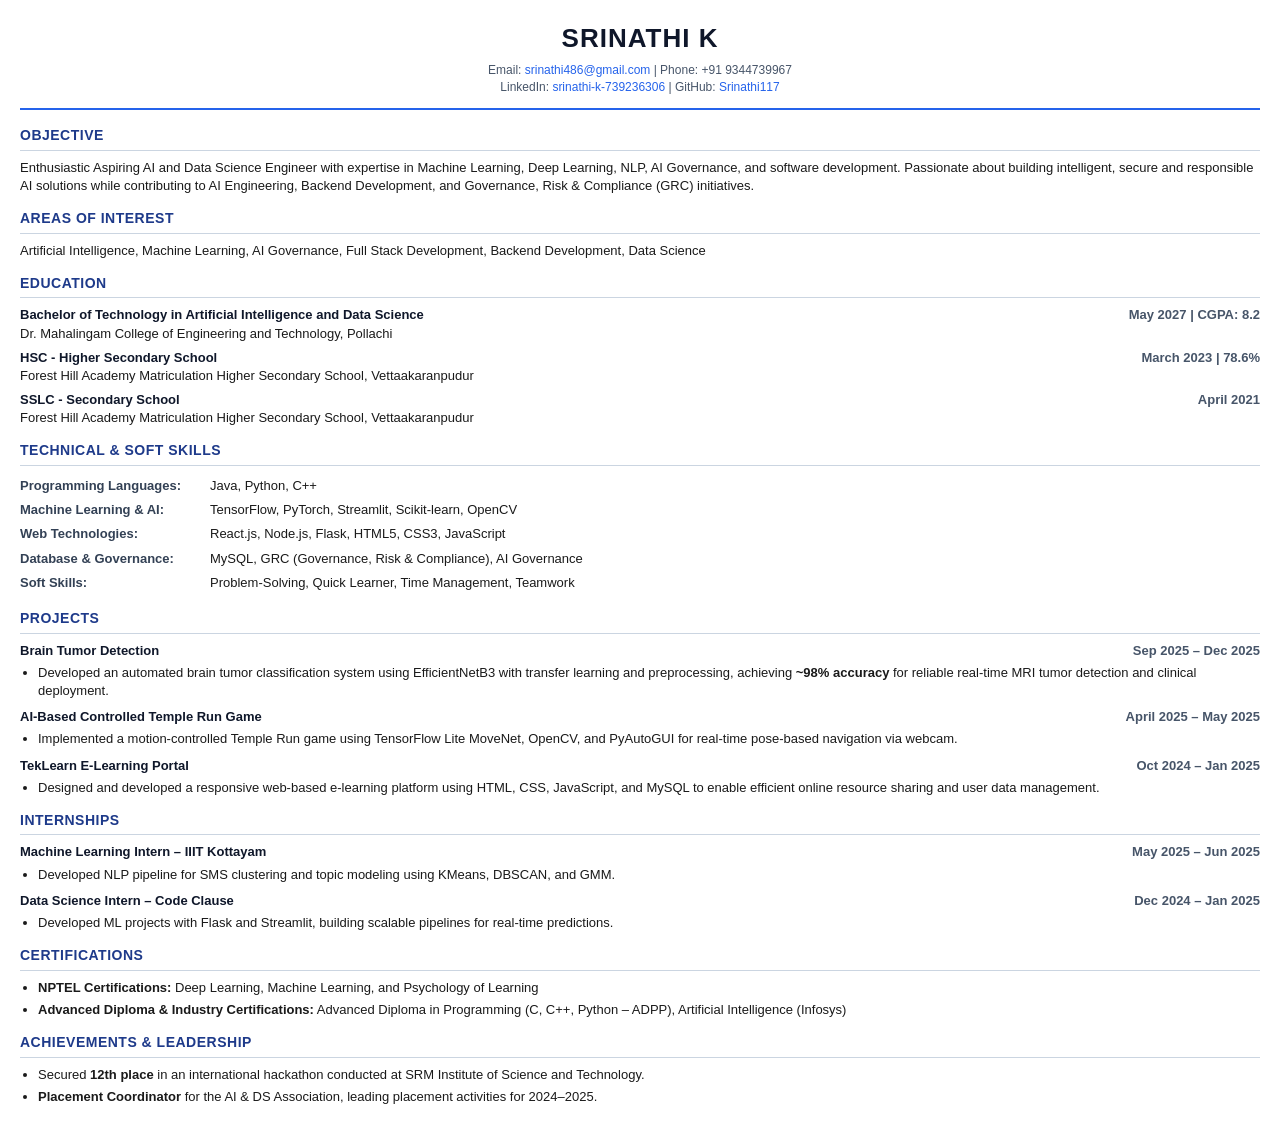
<file: resume.html>
<!DOCTYPE html>
<html lang="en">
<head>
    <meta charset="UTF-8">
    <title>Srinathi K - Resume</title>
    <style>
        @page {
            size: A4;
            margin: 15mm;
        }
        body {
            font-family: Arial, Helvetica, sans-serif;
            color: #1a1a1a;
            line-height: 1.4;
            margin: 0;
            padding: 20px;
            font-size: 13px;
        }
        .header {
            text-align: center;
            border-bottom: 2px solid #2563eb;
            padding-bottom: 12px;
            margin-bottom: 16px;
        }
        .name {
            font-size: 26px;
            font-weight: bold;
            letter-spacing: 1px;
            color: #0f172a;
            margin: 0 0 6px 0;
            text-transform: uppercase;
        }
        .contact {
            font-size: 12px;
            color: #475569;
        }
        .contact a {
            color: #2563eb;
            text-decoration: none;
        }
        .section-title {
            font-size: 14px;
            font-weight: bold;
            text-transform: uppercase;
            color: #1e3a8a;
            border-bottom: 1px solid #cbd5e1;
            padding-bottom: 4px;
            margin-top: 14px;
            margin-bottom: 8px;
            letter-spacing: 0.5px;
        }
        p {
            margin: 0 0 6px 0;
        }
        ul {
            margin: 4px 0 8px 18px;
            padding: 0;
        }
        li {
            margin-bottom: 4px;
        }
        .job-header, .edu-header, .proj-header {
            display: flex;
            justify-content: space-between;
            font-weight: bold;
            color: #0f172a;
        }
        .date {
            float: right;
            font-weight: bold;
            color: #475569;
        }
        .clear {
            clear: both;
        }
        .tech-table {
            width: 100%;
            border-collapse: collapse;
            margin-top: 4px;
        }
        .tech-table td {
            padding: 3px 0;
            vertical-align: top;
        }
        .tech-label {
            font-weight: bold;
            width: 190px;
            color: #334155;
        }
    </style>
</head>
<body>
    <div class="header">
        <div class="name">SRINATHI K</div>
        <div class="contact">
            Email: <a href="mailto:srinathi486@gmail.com">srinathi486@gmail.com</a> | Phone: +91 9344739967<br>
            LinkedIn: <a href="https://linkedin.com/in/srinathi-k-739236306">srinathi-k-739236306</a> | GitHub: <a href="https://github.com/Srinathi117">Srinathi117</a>
        </div>
    </div>

    <div class="section-title">Objective</div>
    <p>Enthusiastic Aspiring AI and Data Science Engineer with expertise in Machine Learning, Deep Learning, NLP, AI Governance, and software development. Passionate about building intelligent, secure and responsible AI solutions while contributing to AI Engineering, Backend Development, and Governance, Risk & Compliance (GRC) initiatives.</p>

    <div class="section-title">Areas of Interest</div>
    <p>Artificial Intelligence, Machine Learning, AI Governance, Full Stack Development, Backend Development, Data Science</p>

    <div class="section-title">Education</div>
    <div class="edu-header">
        <span>Bachelor of Technology in Artificial Intelligence and Data Science</span>
        <span class="date">May 2027 | CGPA: 8.2</span>
    </div>
    <p>Dr. Mahalingam College of Engineering and Technology, Pollachi</p>

    <div class="edu-header">
        <span>HSC - Higher Secondary School</span>
        <span class="date">March 2023 | 78.6%</span>
    </div>
    <p>Forest Hill Academy Matriculation Higher Secondary School, Vettaakaranpudur</p>

    <div class="edu-header">
        <span>SSLC - Secondary School</span>
        <span class="date">April 2021</span>
    </div>
    <p>Forest Hill Academy Matriculation Higher Secondary School, Vettaakaranpudur</p>

    <div class="section-title">Technical & Soft Skills</div>
    <table class="tech-table">
        <tr>
            <td class="tech-label">Programming Languages:</td>
            <td>Java, Python, C++</td>
        </tr>
        <tr>
            <td class="tech-label">Machine Learning & AI:</td>
            <td>TensorFlow, PyTorch, Streamlit, Scikit-learn, OpenCV</td>
        </tr>
        <tr>
            <td class="tech-label">Web Technologies:</td>
            <td>React.js, Node.js, Flask, HTML5, CSS3, JavaScript</td>
        </tr>
        <tr>
            <td class="tech-label">Database & Governance:</td>
            <td>MySQL, GRC (Governance, Risk & Compliance), AI Governance</td>
        </tr>
        <tr>
            <td class="tech-label">Soft Skills:</td>
            <td>Problem-Solving, Quick Learner, Time Management, Teamwork</td>
        </tr>
    </table>

    <div class="section-title">Projects</div>
    
    <div class="proj-header">
        <span>Brain Tumor Detection</span>
        <span class="date">Sep 2025 – Dec 2025</span>
    </div>
    <ul>
        <li>Developed an automated brain tumor classification system using EfficientNetB3 with transfer learning and preprocessing, achieving <b>~98% accuracy</b> for reliable real-time MRI tumor detection and clinical deployment.</li>
    </ul>

    <div class="proj-header">
        <span>AI-Based Controlled Temple Run Game</span>
        <span class="date">April 2025 – May 2025</span>
    </div>
    <ul>
        <li>Implemented a motion-controlled Temple Run game using TensorFlow Lite MoveNet, OpenCV, and PyAutoGUI for real-time pose-based navigation via webcam.</li>
    </ul>

    <div class="proj-header">
        <span>TekLearn E-Learning Portal</span>
        <span class="date">Oct 2024 – Jan 2025</span>
    </div>
    <ul>
        <li>Designed and developed a responsive web-based e-learning platform using HTML, CSS, JavaScript, and MySQL to enable efficient online resource sharing and user data management.</li>
    </ul>

    <div class="section-title">Internships</div>

    <div class="job-header">
        <span>Machine Learning Intern – IIIT Kottayam</span>
        <span class="date">May 2025 – Jun 2025</span>
    </div>
    <ul>
        <li>Developed NLP pipeline for SMS clustering and topic modeling using KMeans, DBSCAN, and GMM.</li>
    </ul>

    <div class="job-header">
        <span>Data Science Intern – Code Clause</span>
        <span class="date">Dec 2024 – Jan 2025</span>
    </div>
    <ul>
        <li>Developed ML projects with Flask and Streamlit, building scalable pipelines for real-time predictions.</li>
    </ul>

    <div class="section-title">Certifications</div>
    <ul>
        <li><b>NPTEL Certifications:</b> Deep Learning, Machine Learning, and Psychology of Learning</li>
        <li><b>Advanced Diploma & Industry Certifications:</b> Advanced Diploma in Programming (C, C++, Python – ADPP), Artificial Intelligence (Infosys)</li>
    </ul>

    <div class="section-title">Achievements & Leadership</div>
    <ul>
        <li>Secured <b>12th place</b> in an international hackathon conducted at SRM Institute of Science and Technology.</li>
        <li><b>Placement Coordinator</b> for the AI & DS Association, leading placement activities for 2024–2025.</li>
    </ul>
</body>
</html>
</file>
<file: style.css>
/* ==========================================================================
   SRINATHI K - PORTFOLIO DESIGN SYSTEM
   Modern, Premium, White-Card & Multi-Theme Architecture
   ========================================================================== */

:root[data-theme="dark"] {
    --bg-primary: #090d16;
    --bg-secondary: #111827;
    --bg-card: rgba(17, 24, 39, 0.85);
    --bg-card-hover: rgba(31, 41, 55, 0.95);
    --bg-glass: rgba(17, 24, 39, 0.8);
    --bg-item-card: #1f2937;
    
    --text-primary: #f9fafb;
    --text-secondary: #9ca3af;
    --text-muted: #6b7280;
    
    --accent-blue: #2563eb;
    --accent-cyan: #38bdf8;
    --accent-indigo: #6366f1;
    --accent-purple: #a855f7;
    --accent-emerald: #10b981;
    
    --gradient-primary: linear-gradient(135deg, #2563eb 0%, #38bdf8 100%);
    --gradient-accent: linear-gradient(135deg, #4f46e5 0%, #7c3aed 100%);
    
    --border-color: rgba(255, 255, 255, 0.1);
    --border-glow: rgba(56, 189, 248, 0.35);
    
    --shadow-soft: 0 10px 30px -10px rgba(0, 0, 0, 0.5);
    --shadow-glow: 0 0 25px rgba(37, 99, 235, 0.3);
}

:root[data-theme="light"] {
    --bg-primary: #f8fafc;
    --bg-secondary: #ffffff;
    --bg-card: #ffffff;
    --bg-card-hover: #ffffff;
    --bg-glass: rgba(255, 255, 255, 0.85);
    --bg-item-card: #f1f5f9;
    
    --text-primary: #0f172a;
    --text-secondary: #475569;
    --text-muted: #64748b;
    
    --accent-blue: #2563eb;
    --accent-cyan: #0284c7;
    --accent-indigo: #4f46e5;
    --accent-purple: #7c3aed;
    --accent-emerald: #059669;
    
    --gradient-primary: linear-gradient(135deg, #2563eb 0%, #0284c7 100%);
    --gradient-accent: linear-gradient(135deg, #4f46e5 0%, #7c3aed 100%);
    
    --border-color: rgba(0, 0, 0, 0.08);
    --border-glow: rgba(37, 99, 235, 0.25);
    
    --shadow-soft: 0 10px 30px -10px rgba(0, 0, 0, 0.06);
    --shadow-glow: 0 0 20px rgba(37, 99, 235, 0.15);
}

* {
    margin: 0;
    padding: 0;
    box-sizing: border-box;
}

html {
    scroll-behavior: smooth;
    font-size: 16px;
}

body {
    font-family: 'Inter', system-ui, -apple-system, sans-serif;
    background-color: var(--bg-primary);
    color: var(--text-primary);
    line-height: 1.6;
    overflow-x: hidden;
    transition: background-color 0.4s ease, color 0.4s ease;
}

h1, h2, h3, h4, h5, h6 {
    font-family: 'Outfit', sans-serif;
    font-weight: 700;
    color: var(--text-primary);
    line-height: 1.2;
}

a {
    color: inherit;
    text-decoration: none;
}

button {
    font-family: inherit;
    cursor: pointer;
    border: none;
    outline: none;
}

/* Ambient Background Orbs */
.bg-ambient {
    position: fixed;
    top: 0;
    left: 0;
    width: 100vw;
    height: 100vh;
    pointer-events: none;
    z-index: 0;
    overflow: hidden;
}

.orb {
    position: absolute;
    border-radius: 50%;
    filter: blur(90px);
    opacity: 0.35;
    animation: floatOrb 18s ease-in-out infinite alternate;
}

.orb-1 {
    top: -10%;
    left: -10%;
    width: 50vw;
    height: 50vw;
    background: radial-gradient(circle, rgba(37,99,235,0.25) 0%, rgba(56,189,248,0.05) 70%);
}

.orb-2 {
    bottom: -15%;
    right: -10%;
    width: 45vw;
    height: 45vw;
    background: radial-gradient(circle, rgba(168,85,247,0.25) 0%, rgba(16,185,129,0.05) 70%);
    animation-delay: -9s;
}

@keyframes floatOrb {
    0% { transform: translate(0, 0) scale(1); }
    50% { transform: translate(40px, 60px) scale(1.08); }
    100% { transform: translate(-30px, 30px) scale(0.95); }
}

/* App Container */
.app-container {
    position: relative;
    z-index: 1;
    max-width: 1240px;
    margin: 0 auto;
    padding: 0 1.5rem;
}

/* Sticky Navbar */
.navbar {
    position: fixed;
    top: 1.25rem;
    left: 50%;
    transform: translateX(-50%);
    width: calc(100% - 3rem);
    max-width: 1200px;
    height: 64px;
    background: var(--bg-glass);
    backdrop-filter: blur(16px);
    -webkit-backdrop-filter: blur(16px);
    border: 1px solid var(--border-color);
    border-radius: 9999px;
    display: flex;
    align-items: center;
    justify-content: space-between;
    padding: 0 1.75rem;
    z-index: 1000;
    transition: all 0.3s ease;
    box-shadow: var(--shadow-soft);
}

.nav-brand {
    font-family: 'Outfit', sans-serif;
    font-weight: 800;
    font-size: 1.35rem;
    letter-spacing: 0.5px;
    color: var(--text-primary);
}

.nav-links {
    display: flex;
    align-items: center;
    gap: 1.75rem;
    list-style: none;
}

.nav-link {
    font-size: 0.9rem;
    font-weight: 600;
    color: var(--text-secondary);
    transition: color 0.2s ease;
    position: relative;
}

.nav-link:hover, .nav-link.active {
    color: var(--accent-blue);
}

.nav-link.active::after {
    content: '';
    position: absolute;
    bottom: -6px;
    left: 0;
    width: 100%;
    height: 2px;
    background: var(--accent-blue);
    border-radius: 2px;
}

.nav-actions {
    display: flex;
    align-items: center;
    gap: 0.75rem;
}

/* Buttons */
.btn {
    display: inline-flex;
    align-items: center;
    justify-content: center;
    gap: 0.5rem;
    padding: 0.65rem 1.35rem;
    border-radius: 9999px;
    font-weight: 600;
    font-size: 0.9rem;
    transition: all 0.25s ease;
    white-space: nowrap;
}

.btn-primary {
    background: var(--accent-blue);
    color: #fff;
    box-shadow: 0 4px 15px rgba(37, 99, 235, 0.35);
}

.btn-primary:hover {
    background: #1d4ed8;
    transform: translateY(-2px);
    box-shadow: 0 6px 20px rgba(37, 99, 235, 0.5);
}

.btn-secondary {
    background: var(--bg-card);
    border: 1px solid var(--border-color);
    color: var(--text-primary);
}

.btn-secondary:hover {
    background: var(--bg-card-hover);
    border-color: var(--accent-blue);
    color: var(--accent-blue);
    transform: translateY(-2px);
}

.btn-icon {
    width: 40px;
    height: 40px;
    padding: 0;
    border-radius: 50%;
    background: var(--bg-card);
    border: 1px solid var(--border-color);
    color: var(--text-primary);
    display: flex;
    align-items: center;
    justify-content: center;
    transition: all 0.2s ease;
}

.btn-icon:hover {
    background: var(--bg-card-hover);
    border-color: var(--accent-blue);
    color: var(--accent-blue);
}

/* Sections */
section {
    padding: 6rem 0 3rem 0;
}

.section-header {
    text-align: center;
    max-width: 680px;
    margin: 0 auto 3.5rem auto;
}

.section-tag {
    display: inline-block;
    padding: 0.35rem 1rem;
    border-radius: 9999px;
    background: rgba(37, 99, 235, 0.1);
    border: 1px solid var(--border-glow);
    color: var(--accent-blue);
    font-size: 0.8rem;
    font-weight: 700;
    letter-spacing: 1px;
    text-transform: uppercase;
    margin-bottom: 0.75rem;
}

.section-title {
    font-size: 2.25rem;
    margin-bottom: 0.75rem;
    letter-spacing: -0.5px;
}

.section-subtitle {
    color: var(--text-secondary);
    font-size: 1rem;
}

/* HERO SECTION */
.hero-section {
    min-height: 88vh;
    display: flex;
    align-items: center;
    padding-top: 8rem;
}

.hero-grid {
    display: grid;
    grid-template-columns: 1fr 1.1fr;
    gap: 4rem;
    align-items: center;
}

.hero-profile-container {
    position: relative;
    display: flex;
    justify-content: center;
    align-items: center;
}

/* PERFECT CIRCULAR PHOTO AVATAR FRAME */
.hero-avatar-frame {
    position: relative;
    width: 300px;
    height: 300px;
    border-radius: 50%;
    background: var(--gradient-primary);
    padding: 6px;
    box-shadow: var(--shadow-glow);
    transition: transform 0.3s ease;
}

.hero-avatar-frame:hover {
    transform: scale(1.03);
}

.hero-avatar-img {
    width: 100%;
    height: 100%;
    object-fit: cover;
    object-position: center top;
    border-radius: 50%;
}

.hero-badge {
    position: absolute;
    bottom: 5px;
    right: 15px;
    background: var(--bg-glass);
    backdrop-filter: blur(12px);
    border: 1px solid var(--border-glow);
    padding: 0.6rem 1.25rem;
    border-radius: 9999px;
    display: flex;
    align-items: center;
    gap: 0.6rem;
    box-shadow: var(--shadow-soft);
}

.pulse-dot {
    width: 10px;
    height: 10px;
    background: var(--accent-emerald);
    border-radius: 50%;
    box-shadow: 0 0 10px var(--accent-emerald);
    animation: pulse 2s infinite;
}

@keyframes pulse {
    0% { opacity: 0.6; transform: scale(0.9); }
    50% { opacity: 1; transform: scale(1.2); }
    100% { opacity: 0.6; transform: scale(0.9); }
}

.hero-content h1 {
    font-size: 3.25rem;
    margin-bottom: 0.5rem;
    letter-spacing: -1px;
}

.gradient-text {
    background: var(--gradient-primary);
    -webkit-background-clip: text;
    -webkit-text-fill-color: transparent;
}

.hero-subtitle-line {
    font-size: 1.35rem;
    color: var(--accent-blue);
    font-weight: 600;
    margin-bottom: 1.25rem;
    min-height: 2rem;
}

.hero-bio {
    color: var(--text-secondary);
    font-size: 1.02rem;
    line-height: 1.7;
    margin-bottom: 2rem;
}

.hero-actions {
    display: flex;
    flex-wrap: wrap;
    gap: 1rem;
    margin-bottom: 2.5rem;
}

/* HERO STATS ROW (AS IN REFERENCE IMAGE 2) */
.hero-stats-row {
    display: grid;
    grid-template-columns: repeat(4, 1fr);
    gap: 1rem;
    margin-top: 1rem;
}

.stat-box {
    background: var(--bg-card);
    border: 1px solid var(--border-color);
    border-radius: 20px;
    padding: 1.25rem 1rem;
    text-align: center;
    box-shadow: var(--shadow-soft);
    transition: transform 0.25s ease, border-color 0.25s ease;
}

.stat-box:hover {
    transform: translateY(-3px);
    border-color: var(--border-glow);
}

.stat-number {
    font-size: 1.85rem;
    font-weight: 800;
    font-family: 'Outfit', sans-serif;
    color: var(--accent-blue);
    line-height: 1;
    margin-bottom: 0.4rem;
}

.stat-label {
    font-size: 0.82rem;
    font-weight: 600;
    color: var(--text-secondary);
}

/* SKILLS SECTION (AS IN REFERENCE IMAGE 1) */
.skills-category-card {
    background: var(--bg-card);
    border: 1px solid var(--border-color);
    border-radius: 24px;
    padding: 2rem;
    margin-bottom: 2rem;
    box-shadow: var(--shadow-soft);
}

.skills-category-header {
    display: flex;
    align-items: center;
    gap: 1rem;
    margin-bottom: 1.75rem;
}

.category-icon-badge {
    width: 48px;
    height: 48px;
    border-radius: 50%;
    background: var(--accent-blue);
    color: #ffffff;
    display: flex;
    align-items: center;
    justify-content: center;
    font-size: 1.3rem;
    box-shadow: 0 4px 15px rgba(37, 99, 235, 0.3);
}

.category-title {
    font-size: 1.4rem;
    font-weight: 700;
}

/* SKILLS GRID INSIDE CATEGORY CARD */
.skills-item-grid {
    display: grid;
    grid-template-columns: repeat(auto-fill, minmax(130px, 1fr));
    gap: 1.25rem;
}

.skill-square-card {
    background: var(--bg-item-card);
    border: 1px solid var(--border-color);
    border-radius: 18px;
    padding: 1.35rem 1rem;
    display: flex;
    flex-direction: column;
    align-items: center;
    justify-content: center;
    gap: 0.65rem;
    text-align: center;
    transition: all 0.25s ease;
}

.skill-square-card:hover {
    transform: translateY(-4px);
    border-color: var(--accent-blue);
    box-shadow: var(--shadow-glow);
}

.skill-icon-wrap {
    font-size: 2rem;
    color: var(--accent-blue);
    height: 40px;
    display: flex;
    align-items: center;
    justify-content: center;
}

.skill-name-label {
    font-size: 0.88rem;
    font-weight: 700;
    color: var(--text-primary);
}

/* PROJECTS GALLERY */
.projects-grid {
    display: grid;
    grid-template-columns: repeat(auto-fit, minmax(340px, 1fr));
    gap: 2rem;
}

.project-card {
    background: var(--bg-card);
    border: 1px solid var(--border-color);
    border-radius: 24px;
    overflow: hidden;
    transition: all 0.35s ease;
    display: flex;
    flex-direction: column;
    box-shadow: var(--shadow-soft);
}

.project-card:hover {
    border-color: var(--accent-blue);
    transform: translateY(-6px);
    box-shadow: var(--shadow-glow);
}

.project-header-bg {
    height: 150px;
    position: relative;
    padding: 1.5rem;
    display: flex;
    align-items: flex-end;
}

.project-cat-badge {
    position: absolute;
    top: 1rem;
    right: 1rem;
    background: rgba(0, 0, 0, 0.4);
    backdrop-filter: blur(8px);
    color: #fff;
    padding: 0.3rem 0.8rem;
    border-radius: 9999px;
    font-size: 0.75rem;
    font-weight: 600;
}

.project-body {
    padding: 1.75rem;
    flex: 1;
    display: flex;
    flex-direction: column;
    justify-content: space-between;
}

.project-desc {
    color: var(--text-secondary);
    font-size: 0.92rem;
    margin-bottom: 1.25rem;
}

.project-tech {
    display: flex;
    flex-wrap: wrap;
    gap: 0.4rem;
    margin-bottom: 1.5rem;
}

.project-tech-tag {
    background: var(--bg-item-card);
    border: 1px solid var(--border-color);
    padding: 0.25rem 0.65rem;
    border-radius: 8px;
    font-size: 0.75rem;
    font-weight: 600;
    color: var(--text-secondary);
}

.project-metric {
    background: rgba(16, 185, 129, 0.1);
    border: 1px solid rgba(16, 185, 129, 0.3);
    color: var(--accent-emerald);
    padding: 0.4rem 0.8rem;
    border-radius: 8px;
    font-size: 0.8rem;
    font-weight: 700;
    margin-bottom: 1.25rem;
    display: inline-block;
}

/* TIMELINE (EDUCATION & INTERNSHIPS) */
.timeline-container {
    position: relative;
    max-width: 850px;
    margin: 0 auto;
}

.timeline-container::before {
    content: '';
    position: absolute;
    top: 0;
    left: 20px;
    height: 100%;
    width: 2px;
    background: var(--border-color);
}

.timeline-item {
    position: relative;
    padding-left: 55px;
    margin-bottom: 2.5rem;
}

.timeline-dot {
    position: absolute;
    left: 12px;
    top: 6px;
    width: 18px;
    height: 18px;
    border-radius: 50%;
    background: var(--accent-blue);
    box-shadow: 0 0 12px var(--accent-blue);
    border: 3px solid var(--bg-primary);
}

.timeline-content {
    background: var(--bg-card);
    border: 1px solid var(--border-color);
    border-radius: 20px;
    padding: 1.75rem;
    box-shadow: var(--shadow-soft);
}

.timeline-date {
    font-size: 0.8rem;
    font-weight: 700;
    color: var(--accent-blue);
    text-transform: uppercase;
    letter-spacing: 0.5px;
    margin-bottom: 0.25rem;
}

.timeline-role {
    font-size: 1.25rem;
    margin-bottom: 0.25rem;
}

.timeline-org {
    color: var(--text-secondary);
    font-weight: 600;
    font-size: 0.95rem;
    margin-bottom: 0.75rem;
}

/* CERTIFICATE & INTERNSHIP CARDS (AS IN REFERENCE IMAGE 3) */
.cert-card-grid {
    display: grid;
    grid-template-columns: repeat(auto-fit, minmax(320px, 1fr));
    gap: 2rem;
}

.cert-card {
    background: var(--bg-card);
    border: 1px solid var(--border-color);
    border-radius: 24px;
    overflow: hidden;
    box-shadow: var(--shadow-soft);
    display: flex;
    flex-direction: column;
    transition: transform 0.25s ease, border-color 0.25s ease;
}

.cert-card:hover {
    transform: translateY(-5px);
    border-color: var(--accent-blue);
}

.cert-card-header {
    background: var(--bg-item-card);
    height: 180px;
    display: flex;
    align-items: center;
    justify-content: center;
    padding: 0;
    overflow: hidden;
    border-bottom: 1px solid var(--border-color);
    position: relative;
}

.cert-card-img {
    width: 100%;
    height: 100%;
    object-fit: cover;
    object-position: top center;
    transition: transform 0.35s ease;
}

.cert-card:hover .cert-card-img {
    transform: scale(1.06);
}

.cert-card-body {
    padding: 1.75rem;
    flex: 1;
    display: flex;
    flex-direction: column;
    justify-content: space-between;
}

.year-pill {
    display: inline-block;
    background: rgba(37, 99, 235, 0.1);
    color: var(--accent-blue);
    font-weight: 700;
    font-size: 0.8rem;
    padding: 0.25rem 0.8rem;
    border-radius: 9999px;
    margin-bottom: 1.25rem;
    align-self: flex-start;
}

.view-cert-btn {
    width: 100%;
    padding: 0.75rem;
    background: var(--accent-blue);
    color: #ffffff;
    border-radius: 12px;
    font-weight: 700;
    font-size: 0.9rem;
    display: flex;
    align-items: center;
    justify-content: center;
    gap: 0.5rem;
    transition: background 0.2s ease;
}

.view-cert-btn:hover {
    background: #1d4ed8;
}

/* CONTACT SECTION */
.contact-card {
    background: var(--bg-card);
    border: 1px solid var(--border-color);
    border-radius: 28px;
    padding: 3rem 2rem;
    box-shadow: var(--shadow-soft);
    display: grid;
    grid-template-columns: 1fr 1.2fr;
    gap: 3rem;
}

.contact-info-list {
    display: flex;
    flex-direction: column;
    gap: 1.25rem;
    margin-top: 1.5rem;
}

.contact-item {
    display: flex;
    align-items: center;
    gap: 1rem;
}

.contact-icon {
    width: 44px;
    height: 44px;
    border-radius: 12px;
    background: var(--bg-item-card);
    border: 1px solid var(--border-color);
    display: flex;
    align-items: center;
    justify-content: center;
    color: var(--accent-blue);
}

.contact-form {
    display: flex;
    flex-direction: column;
    gap: 1rem;
}

.form-group input, .form-group textarea {
    width: 100%;
    padding: 0.85rem 1.25rem;
    background: var(--bg-item-card);
    border: 1px solid var(--border-color);
    border-radius: 12px;
    color: var(--text-primary);
    font-family: inherit;
    font-size: 0.95rem;
    outline: none;
    transition: border-color 0.2s ease;
}

.form-group input:focus, .form-group textarea:focus {
    border-color: var(--accent-blue);
}

/* FOOTER */
footer {
    padding: 3rem 0;
    border-top: 1px solid var(--border-color);
    text-align: center;
    color: var(--text-muted);
    font-size: 0.9rem;
}

/* RESPONSIVE DESIGN */
@media (max-width: 992px) {
    .hero-grid {
        grid-template-columns: 1fr;
        text-align: center;
    }
    .hero-bio, .hero-subtitle-line {
        margin-left: auto;
        margin-right: auto;
    }
    .hero-actions {
        justify-content: center;
    }
    .contact-card {
        grid-template-columns: 1fr;
    }
    .hero-stats-row {
        grid-template-columns: repeat(2, 1fr);
    }
}

@media (max-width: 600px) {
    .nav-links {
        display: none;
    }
    .hero-avatar-frame {
        width: 220px;
        height: 220px;
    }
    .hero-content h1 {
        font-size: 2.35rem;
    }
    .hero-stats-row {
        grid-template-columns: 1fr 1fr;
    }
}
</file>
